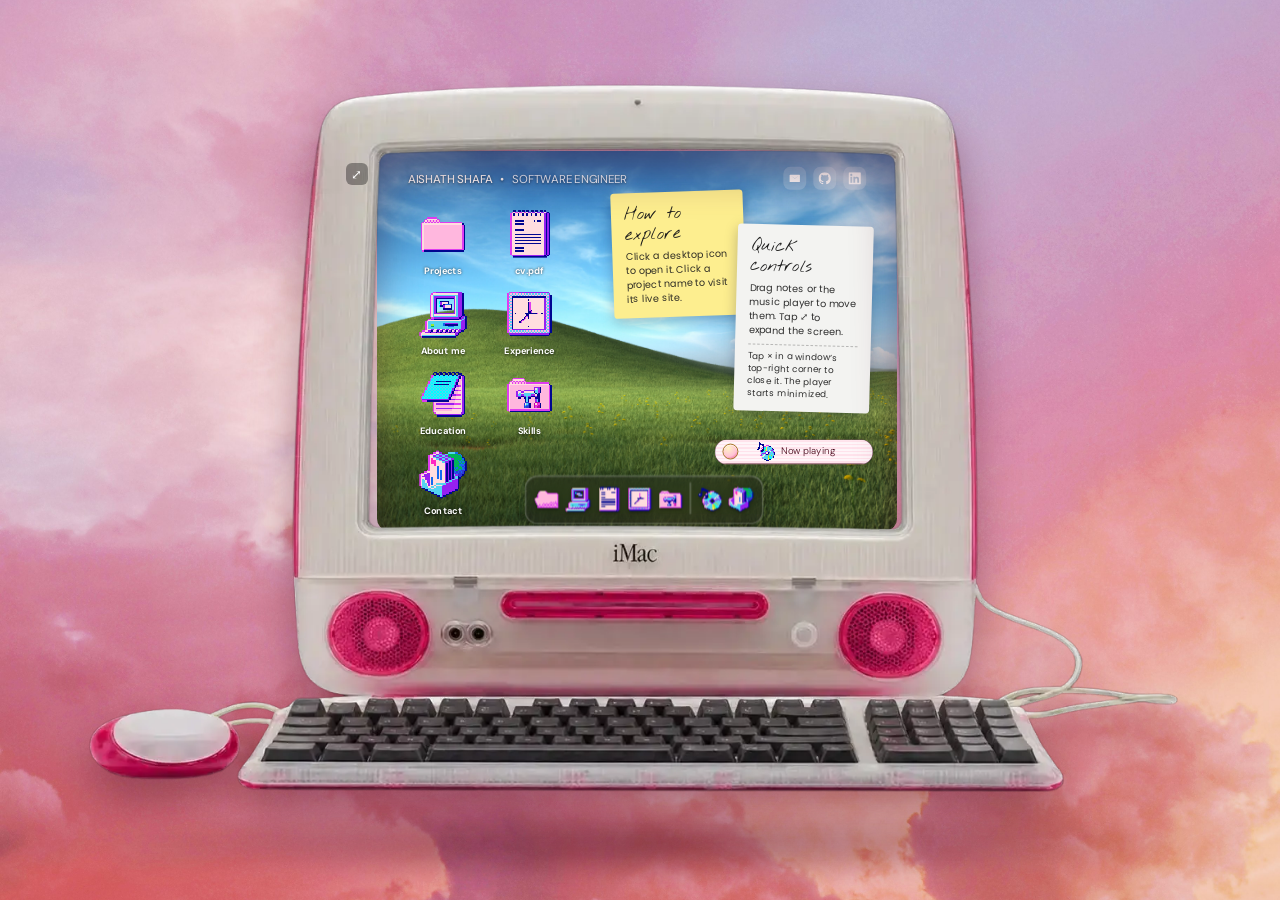
<file: index.html>
<!DOCTYPE html>
<!-- Portfolio page for Aishath Shafa, styled as a tiny iMac running a playful desktop OS -->
<!-- Feature content lives in separate HTML pages; shared and feature-specific styles load from styles/. -->
<html lang="en">

<head>
  <!-- Character encoding for all text on the page -->
  <meta charset="utf-8">

  <!-- Responsive viewport, viewport-fit cover lets the page draw behind phone system bars -->
  <meta name="viewport" content="width=device-width, initial-scale=1, viewport-fit=cover">

  <title>Aishath Shafa</title>
  <link rel="icon" type="image/svg+xml" href="./assets/favicon.svg">

  <!-- Sticky note fonts: Nothing You Could Do (titles) and Poppins (body) -->
  <link rel="preconnect" href="https://fonts.googleapis.com">
  <link rel="preconnect" href="https://fonts.gstatic.com" crossorigin>
  <link href="https://fonts.googleapis.com/css2?family=Nothing+You+Could+Do&family=Poppins:ital,wght@0,100;0,200;0,300;0,400;0,500;0,600;0,700;0,800;0,900;1,100;1,200;1,300;1,400;1,500;1,600;1,700;1,800;1,900&display=swap" rel="stylesheet">

  <!-- Google Fonts: Abril (heading fallback) and DM Sans (body text) -->
  <link
    href="https://fonts.googleapis.com/css2?family=Abril+Fatface&family=DM+Sans:wght@400;500;700&family=VT323&display=swap"
    rel="stylesheet"
  >

  <link rel="stylesheet" href="./styles.css">
  <link rel="stylesheet" href="./styles/loading-screen.css">
</head>

<body>
  <iframe class="loading-screen" id="loading-screen" src="./loading-screen.html" title="Loading portfolio" tabindex="-1"></iframe>

  <!-- Page greeting 
  <h1>Hi, I’m Shafa!</h1>-->

  <!-- iMac wrapper, the screen sits inside and the iMac artwork is drawn on top -->
  <div class="imac">

    <!-- Screen area that clips the virtual OS -->
    <div class="scr" id="scr">

      <!-- Virtual OS root, JavaScript scales it to fit the screen -->
      <div class="os" id="os">

        <!-- Decorative clouds at the bottom of the desktop -->
        <div class="cl" style="left:250px; bottom:-460px; width:560px; height:150px"></div>
        <div class="cl" style="left:210px; bottom:-380px; width:920px; height:130px"></div>
        <div class="cl" style="left:330px; bottom:-330px; width:790px; height:120px; opacity:.7"></div>

        <!-- Menu bar with the name on the left and social links on the right -->
        <div class="bar">
          <!-- Keep these inline elements on one line so no stray spaces appear -->
          <div class="t"><b>AISHATH SHAFA</b><i>•</i><span>SOFTWARE ENGINEER</span></div>

          <div class="so">
            <!-- Email link that opens the visitor's mail app -->
            <a href="mailto:aishathshafaofficial@gmail.com" aria-label="Email">
              <svg viewBox="0 0 24 24">
                <path d="M3 5h18a1 1 0 011 1v12a1 1 0 01-1 1H3a1 1 0 01-1-1V6a1 1 0 011-1zm9 7.2L4.5 7v.2L12 13l7.5-5.8V7z"/>
              </svg>
            </a>
            <!-- GitHub profile, opens in a new tab -->
            <a href="https://github.com/AishShafa" target="_blank" rel="noopener noreferrer" aria-label="GitHub" title="GitHub">
              <svg viewBox="0 0 24 24">
                <path d="M12 .297c-6.63 0-12 5.373-12 12 0 5.303 3.438 9.8 8.205 11.385.6.113.82-.258.82-.577 0-.285-.01-1.04-.015-2.04-3.338.724-4.042-1.61-4.042-1.61C4.422 18.07 3.633 17.7 3.633 17.7c-1.087-.744.084-.729.084-.729 1.205.084 1.838 1.236 1.838 1.236 1.07 1.835 2.809 1.305 3.495.998.108-.776.417-1.305.76-1.605-2.665-.3-5.466-1.332-5.466-5.93 0-1.31.465-2.38 1.235-3.22-.135-.303-.54-1.523.105-3.176 0 0 1.005-.322 3.3 1.23.96-.267 1.98-.399 3-.405 1.02.006 2.04.138 3 .405 2.28-1.552 3.285-1.23 3.285-1.23.645 1.653.24 2.873.12 3.176.765.84 1.23 1.91 1.23 3.22 0 4.61-2.805 5.625-5.475 5.92.42.36.81 1.096.81 2.22 0 1.606-.015 2.896-.015 3.286 0 .315.21.69.825.57C20.565 22.092 24 17.592 24 12.297c0-6.627-5.373-12-12-12"/>
              </svg>
            </a>
            <!-- LinkedIn profile, opens in a new tab -->
            <a href="https://www.linkedin.com/in/aishathshafa/" target="_blank" rel="noopener noreferrer" aria-label="LinkedIn" title="LinkedIn">
              <svg viewBox="0 0 24 24">
                <path d="M20.447 20.452h-3.554v-5.569c0-1.328-.027-3.037-1.852-3.037-1.853 0-2.136 1.445-2.136 2.939v5.667H9.351V9h3.414v1.561h.046c.477-.9 1.637-1.85 3.37-1.85 3.601 0 4.267 2.37 4.267 5.455v6.286zM5.337 7.433c-1.144 0-2.063-.926-2.063-2.065 0-1.138.92-2.063 2.063-2.063 1.14 0 2.064.925 2.064 2.063 0 1.139-.925 2.065-2.064 2.065zm1.782 13.019H3.555V9h3.564v11.452zM22.225 0H1.771C.792 0 0 .774 0 1.729v20.542C0 23.227.792 24 1.771 24h20.451C23.2 24 24 23.227 24 22.271V1.729C24 .774 23.2 0 22.222 0h.003z"/>
              </svg>
            </a>
          </div>
        </div>

        <!-- Navigation instructions, draggable -->
        <section class="note n1">
          <h2>How to explore</h2>
          <p>Click a desktop icon to open it. Click a project name to visit its live site.</p>
        </section>

        <!-- Quick controls, draggable -->
        <section class="note n2">
          <h2>Quick controls</h2>
          <p>Drag notes or the music player to move them. Tap ⤢ to expand the screen.</p>
          <p class="note-hint">Tap × in a window’s top-right corner to close it. The player starts minimized.</p>
        </section>

        <!-- Desktop icon that opens the Projects window -->
        <div class="ic" tabindex="0" role="button" data-w="projects" style="left:12px; top:64px">
          <div class="th">
            <div class="f">
              <img
                src="./assets/icons/folder-closed.png"
                alt=""
              >
            </div>
          </div>
          <div class="nm">Projects</div>
          <div class="mt">3 projects</div>
        </div>

        <!-- Desktop icon that downloads the CV -->
        <div class="ic" tabindex="0" role="button" data-w="resume" style="left:110px; top:64px">
          <div class="pdf">
            <div class="tg"></div>
            <u></u>
            <u style="width:70%"></u>
            <u></u>
            <u style="width:50%"></u>
          </div>
          <div class="nm">cv.pdf</div>
        </div>

        <!-- Desktop icon that opens the About window -->
        <div class="ic" tabindex="0" role="button" data-w="about" style="left:12px; top:155px">
          <div class="th">
            <div class="f">
              <img
                src="./assets/icons/folder-closed.png"
                alt=""
                style="object-position:50% 20%"
              >
            </div>
          </div>
          <div class="nm">About me</div>
          <div class="mt">Say hello</div>
        </div>

        <!-- Desktop icon that opens the Experience window -->
        <div class="ic" tabindex="0" role="button" data-w="experience" style="left:110px; top:155px">
          <div class="th">
            <div class="f g1"><span class="em">💼</span></div>
          </div>
          <div class="nm">Experience</div>
          <div class="mt">3 items</div>
        </div>

        <!-- Desktop icon that opens the Education window -->
        <div class="ic" tabindex="0" role="button" data-w="education" style="left:12px; top:246px">
          <div class="th">
            <div class="f g3"><span class="em">🎓</span></div>
          </div>
          <div class="nm">Education</div>
          <div class="mt">1 item</div>
        </div>

        <!-- Desktop icon that opens the Skills window -->
        <div class="ic" tabindex="0" role="button" data-w="skills" style="left:110px; top:246px">
          <div class="th">
            <div class="f g2"><span class="em">⌨️</span></div>
          </div>
          <div class="nm">Skills</div>
          <div class="mt">6 groups</div>
        </div>

        <!-- Desktop icon that opens the Contact window -->
        <div class="ic" tabindex="0" role="button" data-w="contact" style="left:12px; top:337px">
          <div class="th">
            <div class="f g5"><span class="em">✉️</span></div>
          </div>
          <div class="nm">Contact</div>
          <div class="mt">Let’s work together</div>
        </div>

        <!-- Pop up windows, each id matches the data-w value of a desktop icon -->

        <!-- Projects window -->
        <div class="win" id="w-projects" role="dialog" aria-label="Projects">
          <div class="wh">
            <button data-x aria-label="Close"></button>
            Projects
          </div>
          <div class="wc feature-host"><iframe class="feature-frame" src="./projects.html?embed=1" title="Projects" loading="lazy"></iframe></div>
        </div>

        <!-- Work experience window -->
        <div class="win" id="w-experience" role="dialog" aria-label="Work experience">
          <div class="wh">
            <button data-x aria-label="Close"></button>
            Work experience
          </div>
          <div class="wc feature-host"><iframe class="feature-frame" src="./experience.html?embed=1" title="Work experience" loading="lazy"></iframe></div>
        </div>

        <!-- Higher education window -->
        <div class="win" id="w-education" role="dialog" aria-label="Higher education">
          <div class="wh">
            <button data-x aria-label="Close"></button>
            Higher education
          </div>
          <div class="wc feature-host"><iframe class="feature-frame" src="./education.html?embed=1" title="Higher education" loading="lazy"></iframe></div>
        </div>
        <!-- Professional skills window -->
        <div class="win" id="w-skills" role="dialog" aria-label="Professional skills">
          <div class="wh">
            <button data-x aria-label="Close"></button>
            Professional skills
          </div>
          <div class="wc feature-host"><iframe class="feature-frame" src="./skills.html?embed=1" title="Professional skills" loading="lazy"></iframe></div>
        </div>

        <!-- About me window -->
        <div class="win" id="w-about" role="dialog" aria-label="About me">
          <div class="wh">
            <button data-x aria-label="Close"></button>
            About me
          </div>
          <div class="wc feature-host"><iframe class="feature-frame" src="./about.html?embed=1" title="About me" loading="lazy"></iframe></div>
        </div>

        <!-- Contact window -->
        <div class="win" id="w-contact" role="dialog" aria-label="Contact">
          <div class="wh">
            <button data-x aria-label="Close"></button>
            Let’s work together
          </div>
          <div class="wc feature-host"><iframe class="feature-frame" src="./contact.html?embed=1" title="Contact" loading="lazy"></iframe></div>
        </div>

        <div class="download-scrim" id="download-scrim" aria-hidden="true"></div>
        <div
          class="download-notice"
          id="download-notice"
          role="alertdialog"
          aria-modal="true"
          aria-labelledby="download-title"
          aria-describedby="download-message"
        >
          <h2 id="download-title">CV downloaded</h2>
          <p id="download-message">Your CV was saved as <strong>cv.pdf</strong>.</p>
          <button class="btn" id="download-ok" type="button">Got it</button>
        </div>

        <!-- macOS-style launch dock using the supplied pixel-art asset set -->
        <nav class="mac-dock" aria-label="App dock">
          <div class="dock-shelf" id="mac-dock">
            <button class="dock-item" type="button" data-dock-window="projects" aria-label="Open Projects">
              <span class="dock-tooltip">Projects</span>
              <img src="./assets/icons/folder-open.png" alt="" draggable="false">
              <span class="dock-indicator" aria-hidden="true"></span>
            </button>
            <button class="dock-item" type="button" data-dock-window="about" aria-label="Open About">
              <span class="dock-tooltip">About</span>
              <img src="./assets/icons/this-computer.png" alt="" draggable="false">
              <span class="dock-indicator" aria-hidden="true"></span>
            </button>
            <button class="dock-item" type="button" data-dock-action="resume" aria-label="Download CV">
              <span class="dock-tooltip">CV</span>
              <img src="./assets/icons/text-file.png" alt="" draggable="false">
              <span class="dock-indicator" aria-hidden="true"></span>
            </button>
            <button class="dock-item" type="button" data-dock-window="experience" aria-label="Open Experience">
              <span class="dock-tooltip">Experience</span>
              <img src="./assets/icons/clock.png" alt="" draggable="false">
              <span class="dock-indicator" aria-hidden="true"></span>
            </button>
            <button class="dock-item" type="button" data-dock-window="skills" aria-label="Open Skills">
              <span class="dock-tooltip">Skills</span>
              <img src="./assets/icons/tools.png" alt="" draggable="false">
              <span class="dock-indicator" aria-hidden="true"></span>
            </button>
            <span class="dock-divider" aria-hidden="true"></span>
            <button class="dock-item" type="button" data-dock-action="music" aria-label="Toggle music player">
              <span class="dock-tooltip">Music</span>
              <img src="./assets/icons/music.png" alt="" draggable="false">
              <span class="dock-indicator" aria-hidden="true"></span>
            </button>
            <button class="dock-item" type="button" data-dock-window="contact" aria-label="Open Contact">
              <span class="dock-tooltip">Contact</span>
              <img src="./assets/icons/mail.png" alt="" draggable="false">
              <span class="dock-indicator" aria-hidden="true"></span>
            </button>
          </div>
        </nav>
      </div>

    </div>

    <!-- Expand control stays outside the screen and OS content. -->
    <button class="fs" id="fs" aria-label="Expand screen to full size" title="Full screen">⤢</button>

    <!-- iMac artwork drawn over the screen, the screen shows through its glass area -->
    <img
      src="./assets/imac-current.webp"
      alt=""
    >
  </div>

  <!-- Draggable, minimisable music player is hosted in music-player.html. -->
  <iframe class="mp music-frame" id="mp" src="./music-player.html" title="Music player" loading="eager" allow="autoplay"></iframe>

  <script src="./script.js" defer></script>
</body>

</html>
</file>
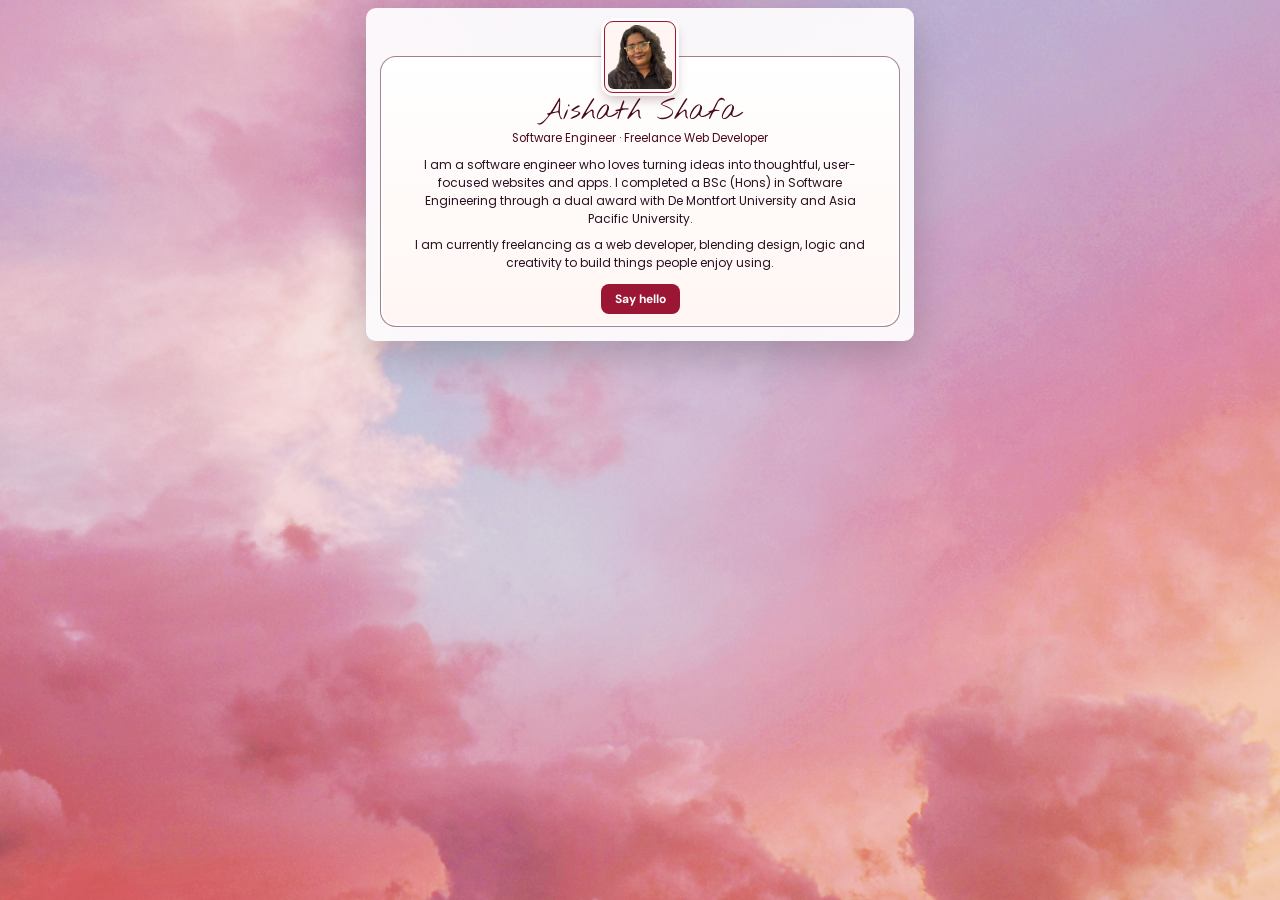
<file: about.html>
<!doctype html>
<html lang="en">
<head>
  <meta charset="utf-8">
  <meta name="viewport" content="width=device-width, initial-scale=1">
  <title>Aishath Shafa</title>
  <link rel="icon" type="image/svg+xml" href="./assets/favicon.svg">
  <link rel="preconnect" href="https://fonts.googleapis.com">
  <link rel="preconnect" href="https://fonts.gstatic.com" crossorigin>
  <link href="https://fonts.googleapis.com/css2?family=Nothing+You+Could+Do&family=Poppins:wght@100;200;300;400;500;600;700;800;900&display=swap" rel="stylesheet">
  <link href="https://fonts.googleapis.com/css2?family=Abril+Fatface&family=DM+Sans:wght@400;500;700&family=VT323&display=swap" rel="stylesheet">
  <link rel="stylesheet" href="./styles.css">
  <link rel="stylesheet" href="./styles/feature-page.css">
  <link rel="stylesheet" href="./styles/about.css">
  <script src="./scripts/feature-size.js" defer></script>
</head>
<body class="feature-page feature-about">
  <main class="wc feature-content">
            <!-- Centred card: portrait badge overlapping the top edge, then name, role and bio -->
            <div class="abt">
              <div class="abt-badge">
                <img
                  src="./assets/portrait.webp"
                  alt="Portrait of Aishath Shafa"
                >
              </div>
              <h3>Aishath Shafa</h3>
              <h4>Software Engineer · Freelance Web Developer</h4>
              <p>I am a software engineer who loves turning ideas into thoughtful, user-focused websites and apps. I completed a BSc (Hons) in Software Engineering through a dual award with De Montfort University and Asia Pacific University.</p>
              <p>I am currently freelancing as a web developer, blending design, logic and creativity to build things people enjoy using.</p>
              <a class="btn" href="mailto:aishathshafaofficial@gmail.com">Say hello</a>
            </div>
          
  </main>
</body>
</html>
</file>
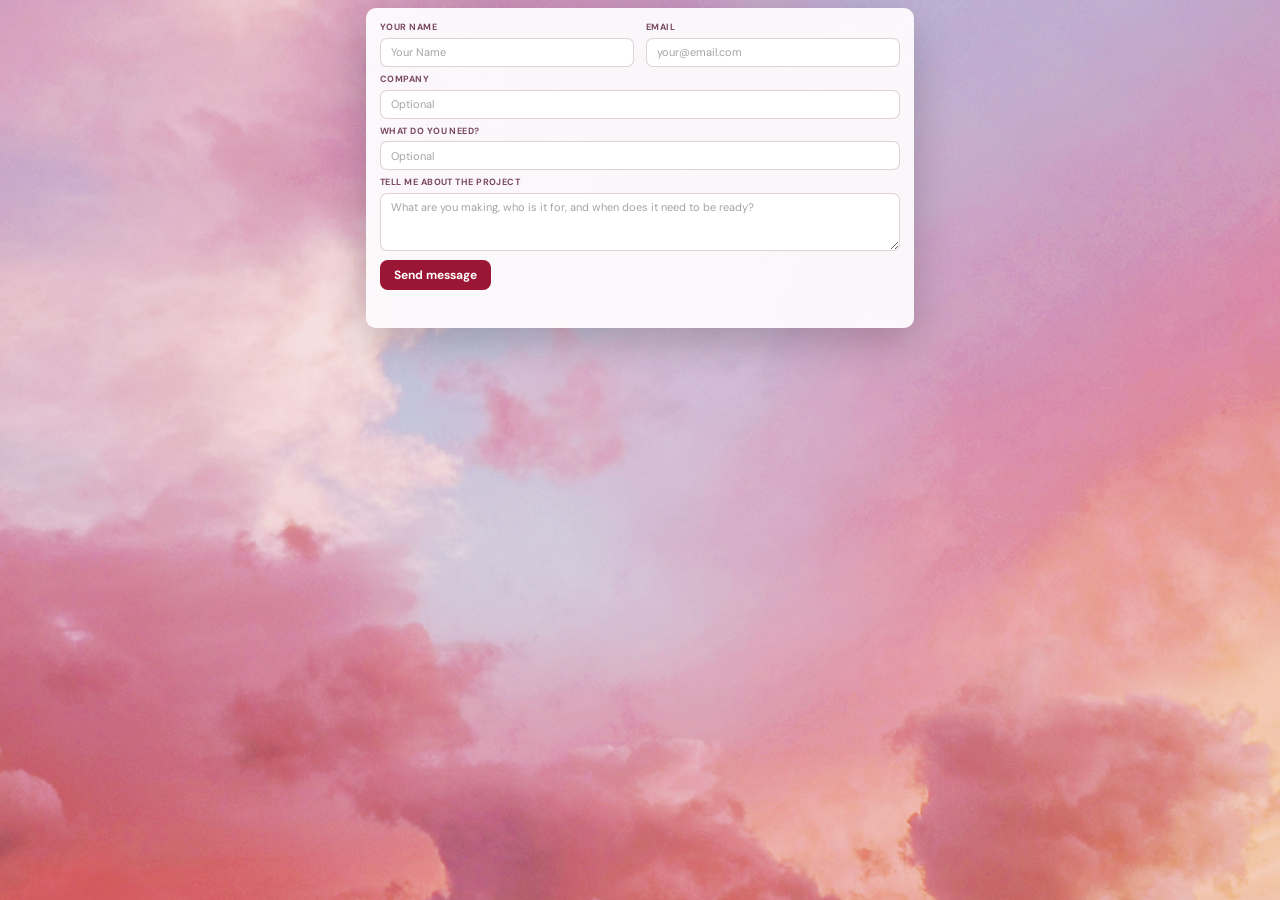
<file: contact.html>
<!doctype html>
<html lang="en">
<head>
  <meta charset="utf-8">
  <meta name="viewport" content="width=device-width, initial-scale=1">
  <title>Aishath Shafa</title>
  <link rel="icon" type="image/svg+xml" href="./assets/favicon.svg">
  <link rel="preconnect" href="https://fonts.googleapis.com">
  <link rel="preconnect" href="https://fonts.gstatic.com" crossorigin>
  <link href="https://fonts.googleapis.com/css2?family=Nothing+You+Could+Do&family=Poppins:wght@100;200;300;400;500;600;700;800;900&display=swap" rel="stylesheet">
  <link href="https://fonts.googleapis.com/css2?family=Abril+Fatface&family=DM+Sans:wght@400;500;700&family=VT323&display=swap" rel="stylesheet">
  <link rel="stylesheet" href="./styles.css">
  <link rel="stylesheet" href="./styles/feature-page.css">
  <link rel="stylesheet" href="./styles/contact.css">
  <script src="./scripts/feature-size.js" defer></script>
</head>
<body class="feature-page feature-contact">
  <main class="wc feature-content">
            <div class="contact-grid">
              <form id="f" class="contact-form">
                <div class="contact-fields">
                  <label>Your name<input name="name" placeholder="Your Name" required autocomplete="name"></label>
                  <label>Email<input name="email" type="email" placeholder="your@email.com" required autocomplete="email"></label>
                  <label class="contact-wide">Company<input name="company" placeholder="Optional" autocomplete="organization"></label>
                  <label class="contact-wide">What do you need?<input name="need" placeholder="Optional"></label>
                  <label class="contact-wide">Tell me about the project<textarea name="message" rows="3" placeholder="What are you making, who is it for, and when does it need to be ready?" required></textarea></label>
                </div>
                <button class="btn" type="submit">Send message</button>
                <p class="form-status" id="form-status" role="status" aria-live="polite"></p>
              </form>
            </div>
          
  </main>
  <script src="./scripts/contact.js" defer></script>
</body>
</html>
</file>
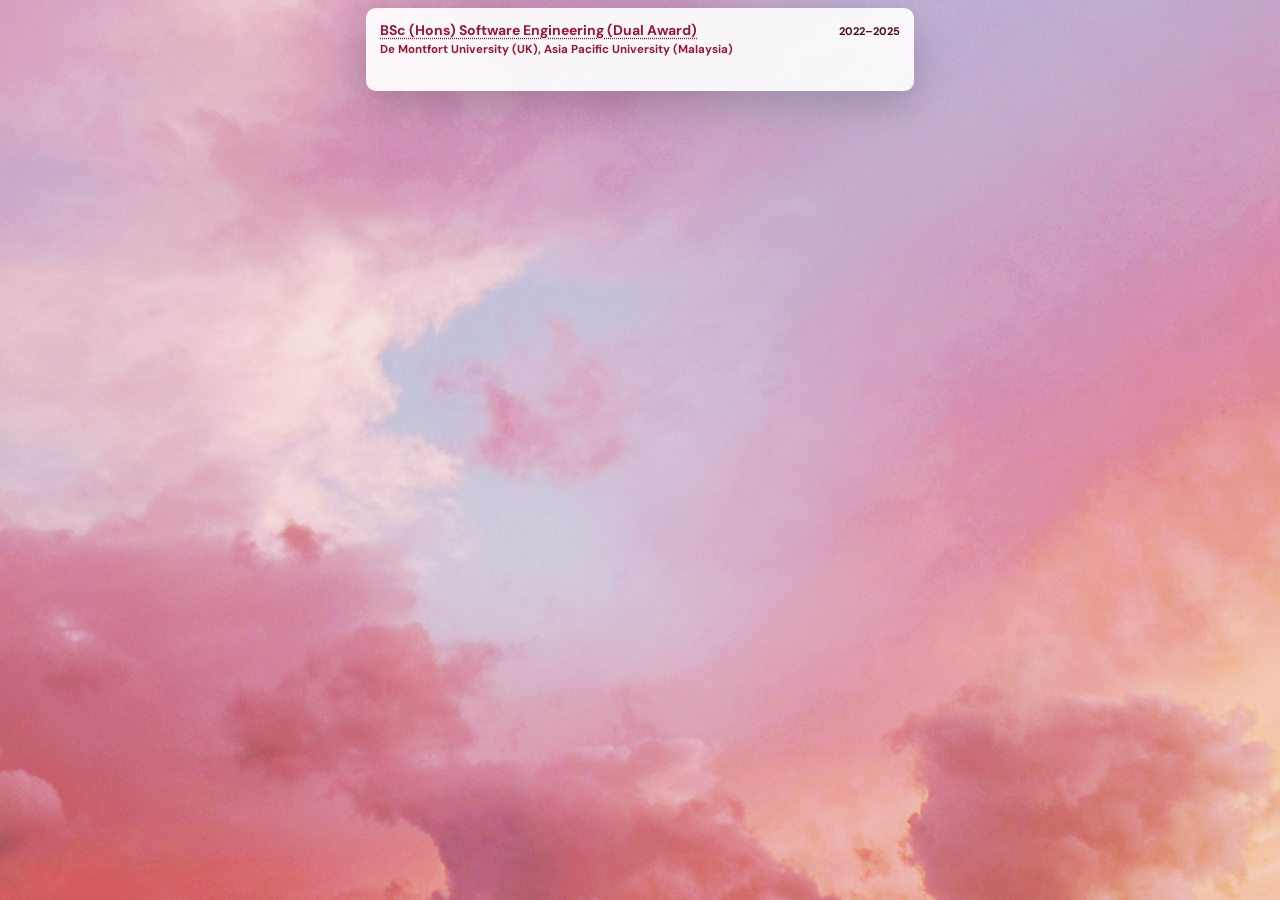
<file: education.html>
<!doctype html>
<html lang="en">
<head>
  <meta charset="utf-8">
  <meta name="viewport" content="width=device-width, initial-scale=1">
  <title>Aishath Shafa</title>
  <link rel="icon" type="image/svg+xml" href="./assets/favicon.svg">
  <link rel="preconnect" href="https://fonts.googleapis.com">
  <link rel="preconnect" href="https://fonts.gstatic.com" crossorigin>
  <link href="https://fonts.googleapis.com/css2?family=Nothing+You+Could+Do&family=Poppins:wght@100;200;300;400;500;600;700;800;900&display=swap" rel="stylesheet">
  <link href="https://fonts.googleapis.com/css2?family=Abril+Fatface&family=DM+Sans:wght@400;500;700&family=VT323&display=swap" rel="stylesheet">
  <link rel="stylesheet" href="./styles.css">
  <link rel="stylesheet" href="./styles/feature-page.css">
  <link rel="stylesheet" href="./styles/education.css">
  <script src="./scripts/feature-size.js" defer></script>
</head>
<body class="feature-page feature-education">
  <main class="wc feature-content">
          <article class="job">
            <div class="job-head">
              <h3>
                <a class="edu-link" href="https://www.apu.edu.my/course/bsc-hons-in-software-engineering"
                   target="_blank" rel="noopener noreferrer" aria-label="BSc (Hons) Software Engineering (Dual Award), open programme details">
                  <span class="edu-label">BSc (Hons) Software Engineering (Dual Award)</span>
                  <span class="edu-more" aria-hidden="true">For more details</span>
                </a>
              </h3>
              <span class="job-date">2022–2025</span>
            </div>
            <p class="job-org">De Montfort University (UK), Asia Pacific University (Malaysia)</p>
          </article>
          
  </main>
</body>
</html>
</file>
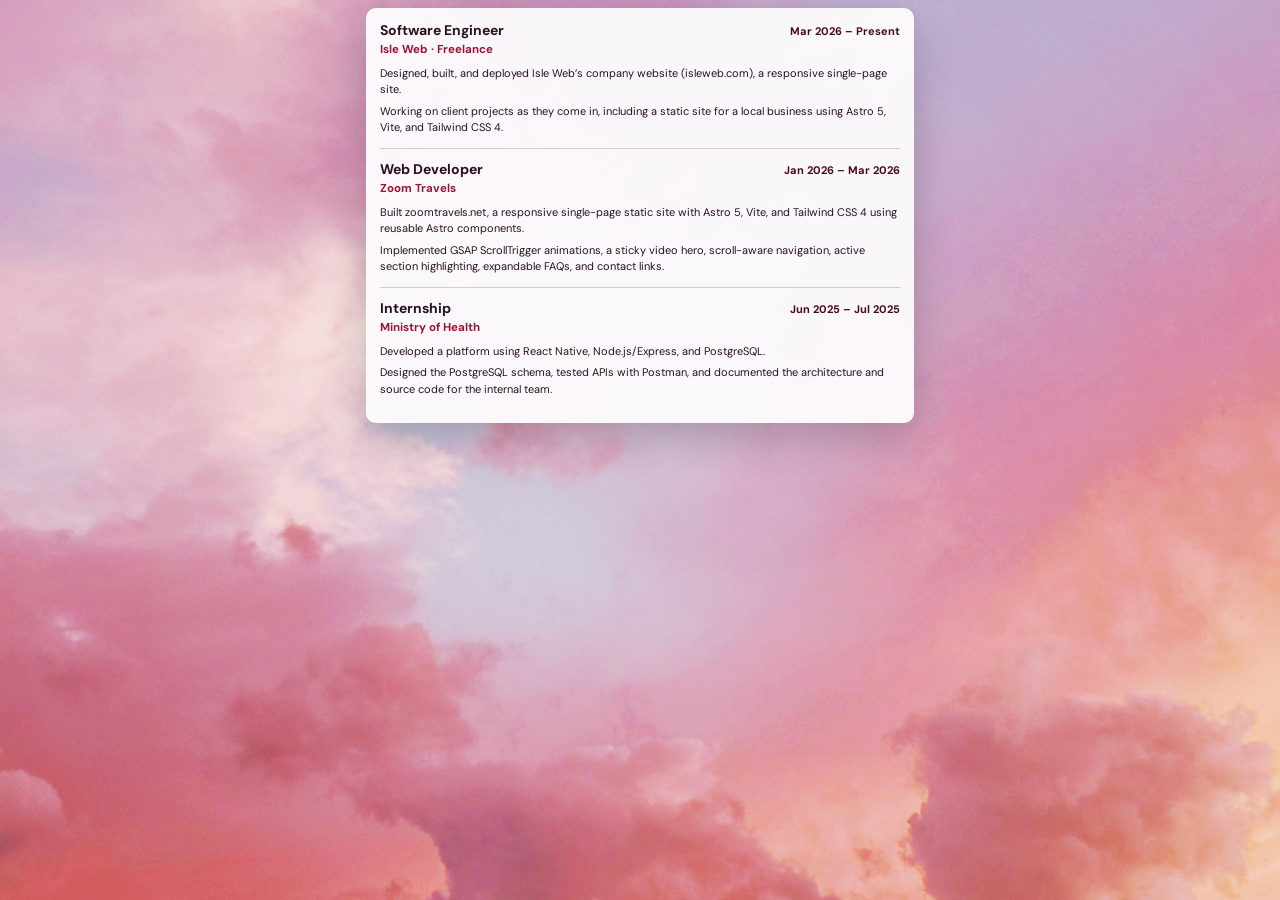
<file: experience.html>
<!doctype html>
<html lang="en">
<head>
  <meta charset="utf-8">
  <meta name="viewport" content="width=device-width, initial-scale=1">
  <title>Aishath Shafa</title>
  <link rel="icon" type="image/svg+xml" href="./assets/favicon.svg">
  <link rel="preconnect" href="https://fonts.googleapis.com">
  <link rel="preconnect" href="https://fonts.gstatic.com" crossorigin>
  <link href="https://fonts.googleapis.com/css2?family=Nothing+You+Could+Do&family=Poppins:wght@100;200;300;400;500;600;700;800;900&display=swap" rel="stylesheet">
  <link href="https://fonts.googleapis.com/css2?family=Abril+Fatface&family=DM+Sans:wght@400;500;700&family=VT323&display=swap" rel="stylesheet">
  <link rel="stylesheet" href="./styles.css">
  <link rel="stylesheet" href="./styles/feature-page.css">
  <link rel="stylesheet" href="./styles/experience.css">
  <script src="./scripts/feature-size.js" defer></script>
</head>
<body class="feature-page feature-experience">
  <main class="wc feature-content">
          <article class="job">
            <div class="job-head">
              <h3>Software Engineer</h3>
              <span class="job-date">Mar 2026 – Present</span>
            </div>
            <p class="job-org">Isle Web · Freelance</p>
            <p class="job-desc">Designed, built, and deployed Isle Web’s company website (isleweb.com), a responsive single-page site.</p>
            <p class="job-desc">Working on client projects as they come in, including a static site for a local business using Astro 5, Vite, and Tailwind CSS 4.</p>
          </article>
          <article class="job">
            <div class="job-head">
              <h3>Web Developer</h3>
              <span class="job-date">Jan 2026 – Mar 2026</span>
            </div>
            <p class="job-org">Zoom Travels</p>
            <p class="job-desc">Built zoomtravels.net, a responsive single-page static site with Astro 5, Vite, and Tailwind CSS 4 using reusable Astro components.</p>
            <p class="job-desc">Implemented GSAP ScrollTrigger animations, a sticky video hero, scroll-aware navigation, active section highlighting, expandable FAQs, and contact links.</p>
          </article>
          <article class="job">
            <div class="job-head">
              <h3>Internship</h3>
              <span class="job-date">Jun 2025 – Jul 2025</span>
            </div>
            <p class="job-org">Ministry of Health</p>
            <p class="job-desc">Developed a platform using React Native, Node.js/Express, and PostgreSQL.</p>
            <p class="job-desc">Designed the PostgreSQL schema, tested APIs with Postman, and documented the architecture and source code for the internal team.</p>
          </article>
          
  </main>
</body>
</html>
</file>
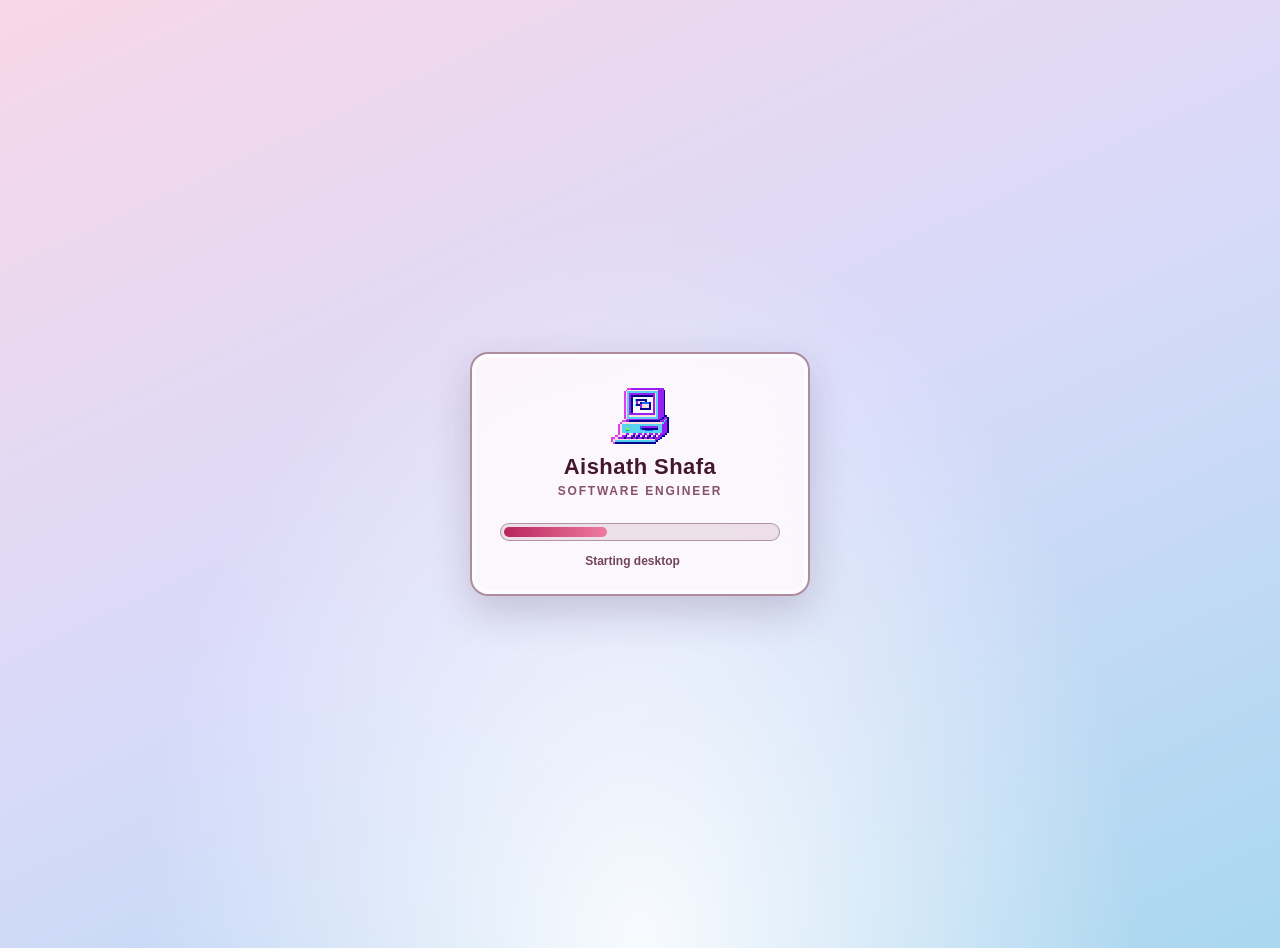
<file: loading-screen.html>
<!doctype html>
<html lang="en">
<head>
  <meta charset="utf-8">
  <meta name="viewport" content="width=device-width, initial-scale=1">
  <title>Aishath Shafa</title>
  <link rel="icon" type="image/svg+xml" href="./assets/favicon.svg">
  <link rel="stylesheet" href="./styles/loading-screen.css">
</head>
<body class="loading-page">
  <main class="loading-card" role="status" aria-live="polite">
    <img class="loading-icon" src="./assets/icons/this-computer.png" alt="">
    <p class="loading-name">Aishath Shafa</p>
    <h1>Software Engineer</h1>
    <div class="loading-progress" aria-hidden="true"><span></span></div>
    <p class="loading-message">Starting desktop<span class="loading-dots"></span></p>
  </main>
</body>
</html>
</file>
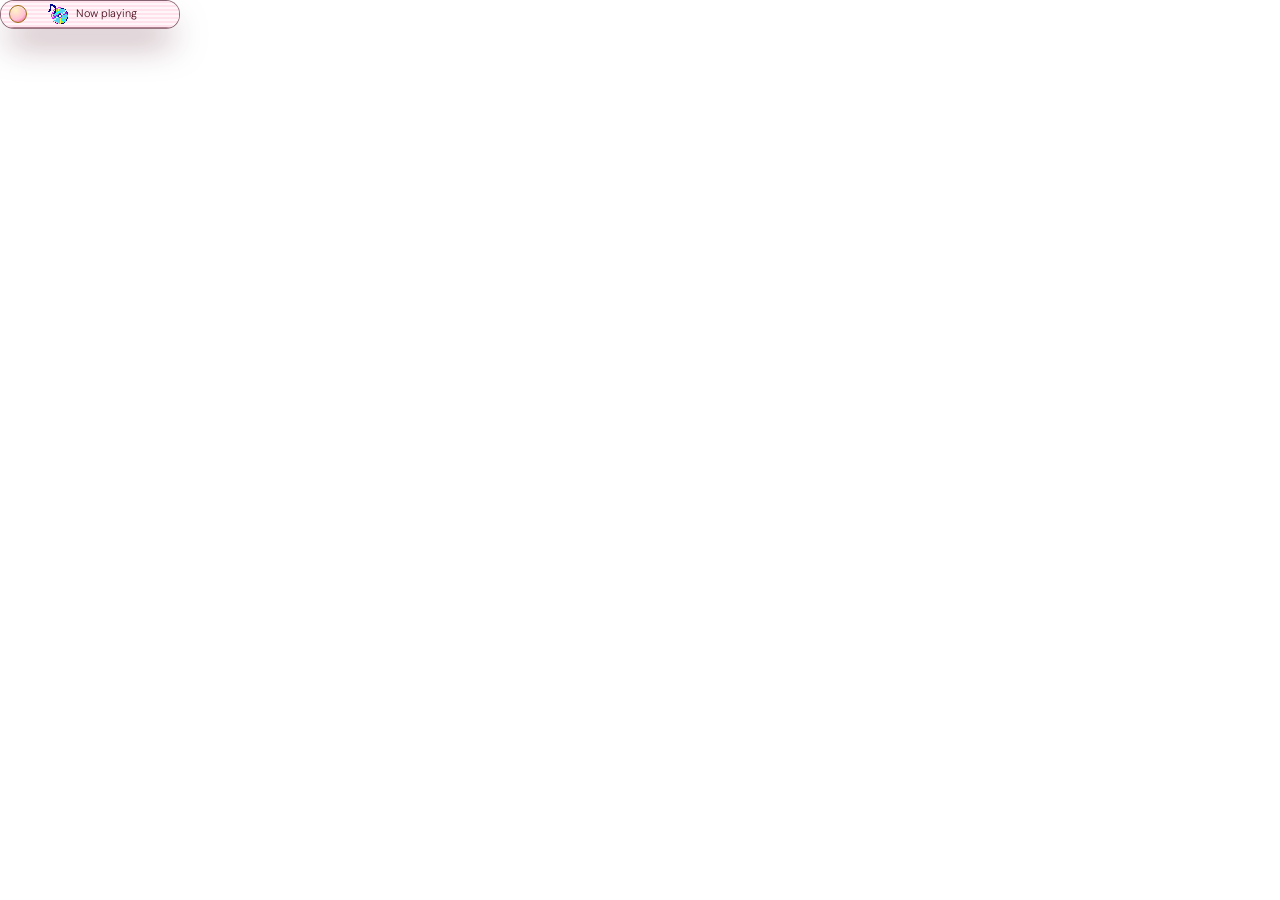
<file: music-player.html>
<!doctype html>
<html lang="en">
<head>
  <meta charset="utf-8">
  <meta name="viewport" content="width=device-width, initial-scale=1">
  <title>Aishath Shafa</title>
  <link rel="icon" type="image/svg+xml" href="./assets/favicon.svg">
  <link rel="preconnect" href="https://fonts.googleapis.com">
  <link rel="preconnect" href="https://fonts.gstatic.com" crossorigin>
  <link href="https://fonts.googleapis.com/css2?family=DM+Sans:wght@400;500;700&display=swap" rel="stylesheet">
  <link rel="stylesheet" href="./styles.css">
  <link rel="stylesheet" href="./styles/music-player.css">
</head>
<body class="music-page">
  <div class="mp" id="mp" role="region" aria-label="Music player">

    <!-- Drag handle with the minimise button and title -->
    <div class="mph" id="mph" tabindex="0" aria-label="Music player. Drag to move, or use the arrow keys.">
      <button class="mx" id="mmin" aria-label="Expand player" aria-expanded="false"></button>
      <b>Now playing</b>
    </div>

    <!-- Player body: display, transport controls and volume -->
    <div class="mpb">

      <!-- Retro LCD display showing track title, index and spectrum bars -->
      <div class="mpd">
        <div class="mpt" id="mpt">Strawberry Dial-Up</div>
        <div class="mpn" id="mpn">Track 1 / 3</div>
        <div class="bars" id="bars" aria-hidden="true"></div>
      </div>

      <!-- Transport controls: previous, play/pause, next -->
      <div class="mpc">
        <button class="mb" id="mprev" aria-label="Previous track">
          <svg viewBox="0 0 20 20"><path d="M4 4h2.5v12H4zM17 4v12L7.5 10z"/></svg>
        </button>
        <button class="mb go" id="mplay" aria-label="Play">
          <svg viewBox="0 0 20 20"><path d="M5 3l12 7-12 7z"/></svg>
        </button>
        <button class="mb" id="mnext" aria-label="Next track">
          <svg viewBox="0 0 20 20"><path d="M13.5 4H16v12h-2.5zM3 4v12l9.5-6z"/></svg>
        </button>
      </div>

      <!-- Volume slider (0–100) -->
      <label class="vol">Vol
        <input type="range" id="mvol" min="0" max="100" value="60" aria-label="Volume">
      </label>
    </div>
  </div>
  <script src="./scripts/music-player.js" defer></script>
</body>
</html>
</file>
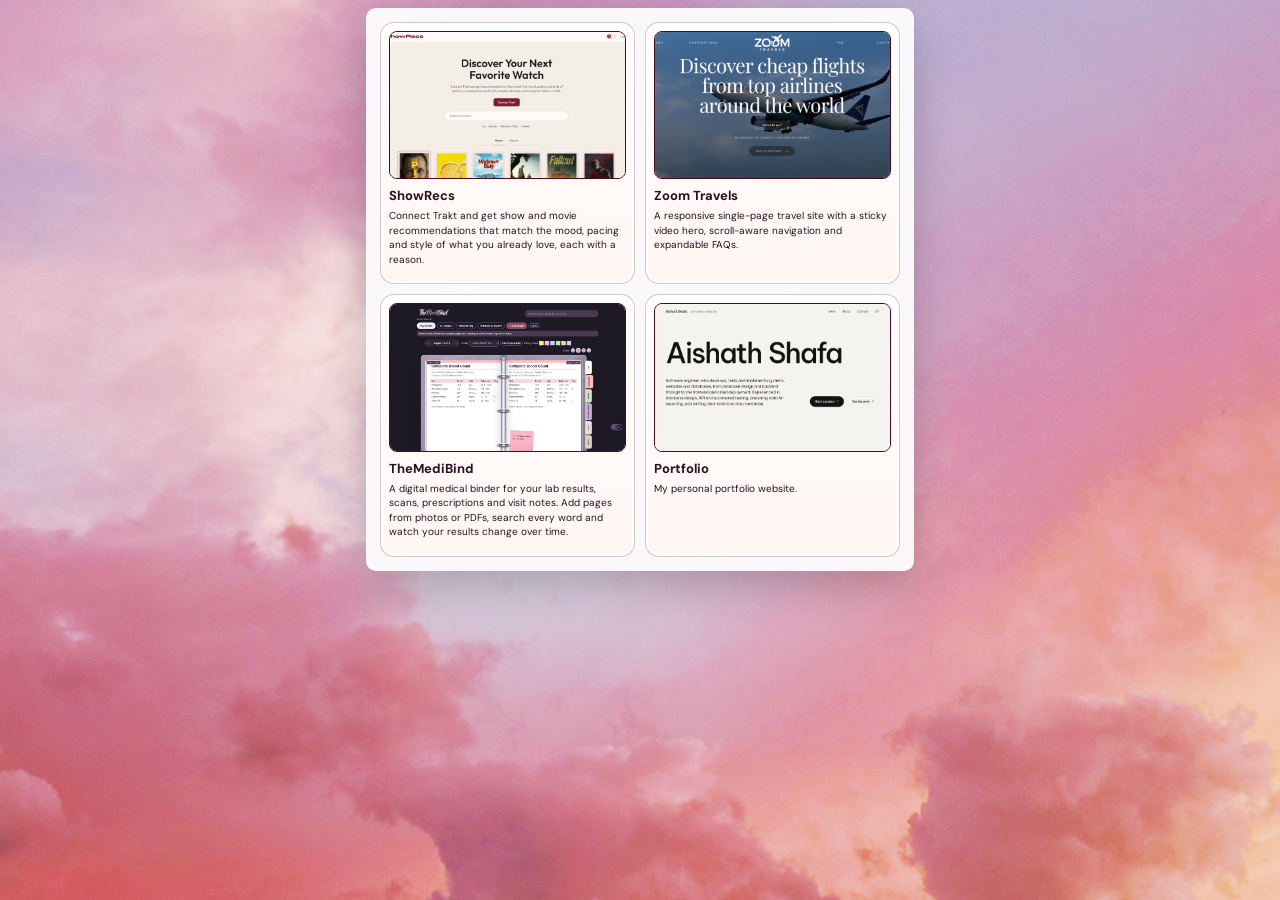
<file: projects.html>
<!doctype html>
<html lang="en">
<head>
  <meta charset="utf-8">
  <meta name="viewport" content="width=device-width, initial-scale=1">
  <title>Aishath Shafa</title>
  <link rel="icon" type="image/svg+xml" href="./assets/favicon.svg">
  <link rel="preconnect" href="https://fonts.googleapis.com">
  <link rel="preconnect" href="https://fonts.gstatic.com" crossorigin>
  <link href="https://fonts.googleapis.com/css2?family=Nothing+You+Could+Do&family=Poppins:wght@100;200;300;400;500;600;700;800;900&display=swap" rel="stylesheet">
  <link href="https://fonts.googleapis.com/css2?family=Abril+Fatface&family=DM+Sans:wght@400;500;700&family=VT323&display=swap" rel="stylesheet">
  <link rel="stylesheet" href="./styles.css">
  <link rel="stylesheet" href="./styles/feature-page.css">
  <link rel="stylesheet" href="./styles/projects.css">
  <script src="./scripts/feature-size.js" defer></script>
</head>
<body class="feature-page feature-projects">
  <main class="wc feature-content">
            <div class="proj-grid">
              <!-- Project one, ShowRecs -->
              <article class="proj">
                <a class="proj-thumb" href="https://showrecs.isleweb.com" target="_blank" rel="noopener noreferrer" aria-label="ShowRecs, visit live site">
                  <img
                    src="./assets/projects/showrecs.png"
                    alt="ShowRecs website screenshot"
                  >
                </a>
                <h3><a class="proj-title" href="https://showrecs.isleweb.com" target="_blank" rel="noopener noreferrer">ShowRecs</a></h3>
                <p class="proj-desc">Connect Trakt and get show and movie recommendations that match the mood, pacing and style of what you already love, each with a reason.</p>
              </article>

              <!-- Project two, Zoom Travels -->
              <article class="proj">
                <a class="proj-thumb" href="https://zoomtravels.net" target="_blank" rel="noopener noreferrer" aria-label="Zoom Travels, visit live site">
                  <img
                    src="./assets/projects/zoomtravels.png"
                    alt="Zoom Travels website screenshot"
                  >
                </a>
                <h3><a class="proj-title" href="https://zoomtravels.net" target="_blank" rel="noopener noreferrer">Zoom Travels</a></h3>
                <p class="proj-desc">A responsive single-page travel site with a sticky video hero, scroll-aware navigation and expandable FAQs.</p>
              </article>

              <!-- Project three, TheMediBind -->
              <article class="proj">
                <a class="proj-thumb" href="https://themedibind.isleweb.com" target="_blank" rel="noopener noreferrer" aria-label="TheMediBind, visit live site">
                  <img
                    src="./assets/projects/themedibind.png"
                    alt="TheMediBind website screenshot"
                  >
                </a>
                <h3><a class="proj-title" href="https://themedibind.isleweb.com" target="_blank" rel="noopener noreferrer">TheMediBind</a></h3>
                <p class="proj-desc">A digital medical binder for your lab results, scans, prescriptions and visit notes. Add pages from photos or PDFs, search every word and watch your results change over time.</p>
              </article>

              <!-- Portfolio -->
              <article class="proj">
                <a class="proj-thumb" href="https://aishshafa.github.io" target="_blank" rel="noopener noreferrer" aria-label="Portfolio, visit website">
                  <img
                    src="./assets/projects/portfolio.png"
                    alt="Portfolio website screenshot"
                  >
                </a>
                <h3><a class="proj-title" href="https://aishshafa.github.io" target="_blank" rel="noopener noreferrer">Portfolio</a></h3>
                <p class="proj-desc">My personal portfolio website.</p>
              </article>
            </div>
          
  </main>
</body>
</html>
</file>
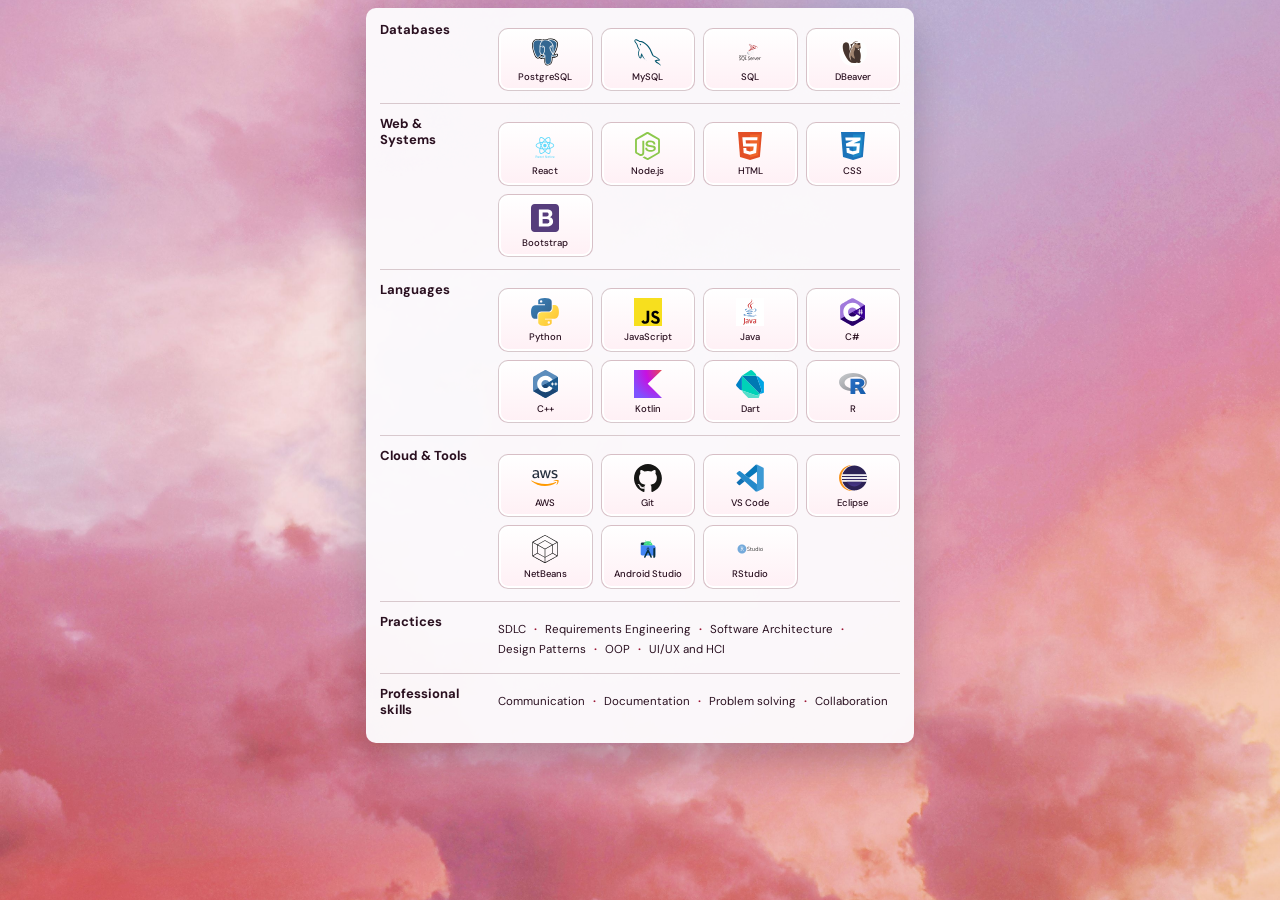
<file: skills.html>
<!doctype html>
<html lang="en">
<head>
  <meta charset="utf-8">
  <meta name="viewport" content="width=device-width, initial-scale=1">
  <title>Aishath Shafa</title>
  <link rel="icon" type="image/svg+xml" href="./assets/favicon.svg">
  <link rel="preconnect" href="https://fonts.googleapis.com">
  <link rel="preconnect" href="https://fonts.gstatic.com" crossorigin>
  <link href="https://fonts.googleapis.com/css2?family=Nothing+You+Could+Do&family=Poppins:wght@100;200;300;400;500;600;700;800;900&display=swap" rel="stylesheet">
  <link href="https://fonts.googleapis.com/css2?family=Abril+Fatface&family=DM+Sans:wght@400;500;700&family=VT323&display=swap" rel="stylesheet">
  <link rel="stylesheet" href="./styles.css">
  <link rel="stylesheet" href="./styles/feature-page.css">
  <link rel="stylesheet" href="./styles/skills.css">
  <script src="./scripts/feature-size.js" defer></script>
</head>
<body class="feature-page feature-skills">
  <main class="wc feature-content">
            <section class="skill-group">
              <h3>Databases</h3>
              <ul class="skill-grid">
                <li><img class="sk-logo" src="./assets/logos/postgresql.svg" alt="" width="28" height="28" loading="lazy"><span class="sk-name">PostgreSQL</span></li>
                <li><img class="sk-logo" src="./assets/logos/mysql.svg" alt="" width="28" height="28" loading="lazy"><span class="sk-name">MySQL</span></li>
                <li><img class="sk-logo" src="./assets/logos/microsoft-sql-server.svg" alt="" width="28" height="28" loading="lazy"><span class="sk-name">SQL</span></li>
                <li><img class="sk-logo" src="./assets/logos/dbeaver.svg" alt="" width="28" height="28" loading="lazy"><span class="sk-name">DBeaver</span></li>
              </ul>
            </section>
            <section class="skill-group">
              <h3>Web &amp; Systems</h3>
              <ul class="skill-grid">
                <li><img class="sk-logo" src="./assets/logos/react.svg" alt="" width="28" height="28" loading="lazy"><span class="sk-name">React</span></li>
                <li><img class="sk-logo" src="./assets/logos/nodejs.svg" alt="" width="28" height="28" loading="lazy"><span class="sk-name">Node.js</span></li>
                <li><img class="sk-logo" src="./assets/logos/html.svg" alt="" width="28" height="28" loading="lazy"><span class="sk-name">HTML</span></li>
                <li><img class="sk-logo" src="./assets/logos/css.svg" alt="" width="28" height="28" loading="lazy"><span class="sk-name">CSS</span></li>
                <li><img class="sk-logo" src="./assets/logos/bootstrap.svg" alt="" width="28" height="28" loading="lazy"><span class="sk-name">Bootstrap</span></li>
              </ul>
            </section>
            <section class="skill-group">
              <h3>Languages</h3>
              <ul class="skill-grid">
                <li><img class="sk-logo" src="./assets/logos/python.svg" alt="" width="28" height="28" loading="lazy"><span class="sk-name">Python</span></li>
                <li><img class="sk-logo" src="./assets/logos/javascript.svg" alt="" width="28" height="28" loading="lazy"><span class="sk-name">JavaScript</span></li>
                <li><img class="sk-logo" src="./assets/logos/java.svg" alt="" width="28" height="28" loading="lazy"><span class="sk-name">Java</span></li>
                <li><img class="sk-logo" src="./assets/logos/c-sharp.svg" alt="" width="28" height="28" loading="lazy"><span class="sk-name">C#</span></li>
                <li><img class="sk-logo" src="./assets/logos/c-plusplus.svg" alt="" width="28" height="28" loading="lazy"><span class="sk-name">C++</span></li>
                <li><img class="sk-logo" src="./assets/logos/kotlin.svg" alt="" width="28" height="28" loading="lazy"><span class="sk-name">Kotlin</span></li>
                <li><img class="sk-logo" src="./assets/logos/dart.svg" alt="" width="28" height="28" loading="lazy"><span class="sk-name">Dart</span></li>
                <li><img class="sk-logo" src="./assets/logos/R_logo.svg" alt="" width="28" height="28" loading="lazy"><span class="sk-name">R</span></li>
              </ul>
            </section>
            <section class="skill-group">
              <h3>Cloud &amp; Tools</h3>
              <ul class="skill-grid">
                <li><img class="sk-logo" src="./assets/logos/aws.svg" alt="" width="28" height="28" loading="lazy"><span class="sk-name">AWS</span></li>
                <li><img class="sk-logo" src="./assets/logos/github-icon.svg" alt="" width="28" height="28" loading="lazy"><span class="sk-name">Git</span></li>
                <li><img class="sk-logo" src="./assets/logos/visual-studio-code.svg" alt="" width="28" height="28" loading="lazy"><span class="sk-name">VS Code</span></li>
                <li><img class="sk-logo" src="./assets/logos/eclipse.svg" alt="" width="28" height="28" loading="lazy"><span class="sk-name">Eclipse</span></li>
                <li><img class="sk-logo" src="./assets/logos/apache-netbeans-ide.svg" alt="" width="28" height="28" loading="lazy"><span class="sk-name">NetBeans</span></li>
                <li><img class="sk-logo" src="./assets/logos/android-studio.svg" alt="" width="28" height="28" loading="lazy"><span class="sk-name">Android Studio</span></li>
                <li><img class="sk-logo" src="./assets/logos/r-studio.svg" alt="" width="28" height="28" loading="lazy"><span class="sk-name">RStudio</span></li>
              </ul>
            </section>
            <section class="skill-group">
              <h3>Practices</h3>
              <ul class="skill-text">
                <li>SDLC</li>
                <li>Requirements Engineering</li>
                <li>Software Architecture</li>
                <li>Design Patterns</li>
                <li>OOP</li>
                <li>UI/UX and HCI</li>
              </ul>
            </section>
            <section class="skill-group">
              <h3>Professional skills</h3>
              <ul class="skill-text">
                <li>Communication</li>
                <li>Documentation</li>
                <li>Problem solving</li>
                <li>Collaboration</li>
              </ul>
            </section>
          
  </main>
</body>
</html>
</file>
<file: styles.css>
/* ---------- Fonts ---------- */


    /* ---------- Theme variables and page safe areas ---------- */

    /* Light theme colours, plus padding that keeps content clear of phone notches */
    :root {
      /* Main text colour */
      --ink: #4a0a1c;
      /* Primary accent, used for buttons and links */
      --ruby: #9b1534;
      /* Bright accent, used for hover states and the music bars */
      --hot: #e84a7f;
      /* Soft off-white */
      --cream: #fff6f3;
      /* Page background gradient (pink to lilac) */
      --skyb: linear-gradient(180deg, #ffc2e2, #f7a6cf 50%, #d9b8ff);
      /* Heading colour */
      --h1: #9b1534;

      box-sizing: border-box;
      padding-top: env(safe-area-inset-top, 0px);
      padding-bottom: env(safe-area-inset-bottom, 0px);
    }

    /* Dark theme, applied automatically unless the user forced the light theme */
    @media (prefers-color-scheme: dark) {
      :root:not([data-theme="light"]) {
        --skyb: linear-gradient(180deg, #5a1236, #8a1d52 50%, #4b2a7a);
        --h1: #ffd6e4;
        --ink: #ffd6e4;
        color-scheme: dark;
      }
    }

    /* Dark theme, applied when forced through the data-theme attribute */
    :root[data-theme="dark"] {
      --skyb: linear-gradient(180deg, #5a1236, #8a1d52 50%, #4b2a7a);
      --h1: #ffd6e4;
      --ink: #ffd6e4;
      color-scheme: dark;
    }

    /* ---------- Base page styles ---------- */

    /* Make every element size itself including padding and border */
    *,
    *::before,
    *::after {
      box-sizing: inherit;
    }

    /* Keep anchor jumps clear of the top safe area */
    html {
      scroll-padding-top: env(safe-area-inset-top, 0px);
    }

    /* Full height column layout, centred, with the themed gradient background */
    body {
      margin: 0;
      min-height: 100dvh;
      background: var(--skyb);
      background-attachment: fixed;
      color: var(--ink);
      font-family: "DM Sans", system-ui, sans-serif;
      display: flex;
      flex-direction: column;
      justify-content: center;
      align-items: center;
      padding: 8px 4px;
    }

    


    /* ---------- iMac frame and screen ---------- */

    /* Fit the full monitor into the available viewport while preserving its aspect ratio */
    .imac {
      --w: min(100%, calc((100dvh - 16px) * 1.48), 1800px);
      position: relative;
      width: var(--w);
      min-width: 0;
    }

    /* Soft ground shadow under the iMac */
    .imac::before {
      content: "";
      position: absolute;
      left: 6%;
      right: 6%;
      bottom: -2%;
      height: 9%;
      background: radial-gradient(closest-side, rgba(74, 10, 28, 0.5), transparent);
      filter: blur(10px);
    }

    /* iMac artwork, sits above the screen and lets clicks pass through */
    .imac > img {
      position: relative;
      z-index: 2;
      display: block;
      width: 100%;
      pointer-events: none;
      filter: drop-shadow(0 22px 22px rgba(74, 10, 28, 0.4));
    }

    /* Screen area, positioned to line up with the glass of the iMac artwork */
    .scr {
      position: absolute;
      z-index: 1;
      left: 29.3%;
      top: 14%;
      width: 40.9%;
      height: 45.6%;
      overflow: hidden;
      border-radius: 2% / 3%;
      background: #1565c0;
    }

    /* Full screen mode, the screen covers the whole browser window */
    .scr.full {
      position: fixed;
      inset: 0;
      left: 0;
      top: 0;
      width: 100vw;
      height: 100dvh;
      border-radius: 0;
      z-index: 200;
    }

    /* Small expand and collapse button in the screen corner */
    .fs {
      position: absolute;
      z-index: 60;
      right: 4px;
      bottom: 4px;
      width: 22px;
      height: 22px;
      border: 0;
      border-radius: 6px;
      background: rgba(0, 0, 0, 0.35);
      color: #fff;
      font-size: 13px;
      cursor: pointer;
      line-height: 1;
      padding: 0;
    }

    /* Full screen button hover and keyboard focus state */
    .fs:focus-visible,
    .fs:hover {
      background: rgba(0, 0, 0, 0.6);
    }

    .fs:focus-visible {
      outline: 2px solid #fff;
      outline-offset: 2px;
    }

    /* ---------- Virtual OS (design size 560x430, scaled by JavaScript) ---------- */

    /* Blurred white cloud blobs drawn at the bottom of the desktop */
    .cl {
      position:fixed;
      border-radius: 50%;
      background: #fff;
      filter: blur(14px);
      opacity: 0.9;
      pointer-events: none;
    }

    /* Fixed design canvas used by the OS scaling script */
    .os {
      position: absolute;
      top: 0;
      left: 0;
      width: 560px;
      height: 430px;
      transform-origin: top left;
      cursor: var(--portfolio-cursor, url("./assets/cursor-small.png") 1 1, auto);
    }

    /* ---------- OS menu bar ---------- */

    /* Top bar holding the name on the left and social icons on the right */
    .bar {
      position: absolute;
      top: 0;
      left: 0;
      right: 0;
      display: flex;
      justify-content: space-between;
      align-items: center;
      padding: 18px 20px;
      z-index: 5;
    }

    /* Menu bar title text */
    .bar .t {
      font-size: 13px;
      white-space: nowrap;
      color: #fff;
      text-shadow: 0 1px 3px rgba(0, 0, 0, 0.55);
    }

    /* Menu bar name, medium weight */
    .bar .t b {
      font-weight: 500;
    }

    /* Menu bar bullet separator */
    .bar .t i {
      font-style: normal;
      margin: 0 8px;
    }

    /* Menu bar job title, slightly dimmed */
    .bar .t span {
      color: #eaf4ff;
    }

    /* Group of social icons in the menu bar */
    .so {
      display: flex;
      gap: 8px;
    }

    /* Single rounded social icon in the menu bar */
    .so a {
      width: 26px;
      height: 26px;
      border-radius: 8px;
      background: rgba(255, 255, 255, 0.2);
      display: grid;
      place-items: center;
      color: #fff;
    }

    /* Menu bar icon hover state */
    .so a:hover {
      background: rgba(255, 2, 116, 0.38);
    }

    .so a:focus-visible {
      outline: 2px solid #fff;
      outline-offset: 2px;
    }

    /* Menu bar icon artwork */
    .so svg {
      width: 14px;
      height: 14px;
      fill: currentColor;
    }

    /* ---------- Desktop icons ---------- */

    /* Draggable desktop icon */
    .ic {
      position: absolute;
      width: 96px;
      text-align: center;
      cursor: grab;
      touch-action: none;
      z-index: 2;
      outline: none;
    }

    /* Icon while it is being dragged, lifted above the others */
    .ic.d {
      cursor: grabbing;
      z-index: 40;
    }

    /* Visible focus ring for keyboard users */
    .ic:focus-visible .th {
      outline: 2px solid #fff;
      outline-offset: 3px;
    }

    /* Icon thumbnail box */
    .th {
      width: 60px;
      height: 60px;
      margin: 0 auto 5px;
      position: relative;
      border-radius: 14px;
    }

    /* Tilted translucent sheet behind the thumbnail, gives a stacked folder look */
    .th::before {
      content: "";
      position: absolute;
      inset: 4px -5px -4px 5px;
      border-radius: 14px;
      background: rgba(255, 255, 255, 0.45);
      transform: rotate(2deg);
    }

    /* Thumbnail face that holds an image or an emoji */
    .th .f {
      position: absolute;
      inset: 0;
      border-radius: 14px;
      overflow: hidden;
      background: #fff;
      box-shadow: 0 5px 14px rgba(0, 0, 40, 0.28);
    }

    /* Thumbnail image fills the face */
    .f img {
      width: 100%;
      height: 100%;
      object-fit: cover;
      display: block;
    }

    /* Icon name label */
    .nm {
      font-weight: 700;
      font-size: 10.5px;
      color: #fff;
      text-shadow: 0 1px 3px rgba(0, 0, 0, 0.75);
    }

    /* Icon caption under the name */
    .mt {
      font-size: 9px;
      color: #f0f6ff;
      margin-top: 1px;
      text-shadow: 0 1px 3px rgba(0, 0, 0, 0.8);
    }

    /* Gradient presets for emoji thumbnails, pink */
    .g1 {
      background: linear-gradient(135deg, #9b1534, #e84a7f);
    }

    /* Gradient preset, slate */
    .g2 {
      background: linear-gradient(135deg, #1e293b, #475569);
    }

    /* Gradient preset, pink to lilac */
    .g3 {
      background: linear-gradient(135deg, #f6b2c6, #d9b8ff);
    }

    /* Gradient preset, green (currently unused) */
    .g4 {
      background: linear-gradient(135deg, #16a34a, #a3e635);
    }

    /* Gradient preset, amber */
    .g5 {
      background: linear-gradient(135deg, #f59e0b, #fde68a);
    }

    /* Centred emoji inside a thumbnail */
    .f .em {
      position: absolute;
      inset: 0;
      display: grid;
      place-items: center;
      font-size: 26px;
    }

    /* Paper sheet used as the resume icon */
    .pdf {
      width: 54px;
      height: 60px;
      margin: 0 auto 5px;
      background: #fff;
      border-radius: 10px;
      box-shadow: 0 5px 14px rgba(0, 0, 40, 0.25);
      padding: 7px 5px;
    }

    /* Small red tag in the corner of the resume icon */
    .pdf .tg {
      width: 7px;
      height: 8px;
      border: 1.3px solid #d33;
      border-radius: 2px;
      margin-bottom: 6px;
    }

    /* Grey text line on the resume icon */
    .pdf u {
      display: block;
      height: 1.5px;
      background: #d9dde3;
      margin-bottom: 4px;
    }

    /* ---------- Sticky notes ---------- */

    /* Draggable sticky note */
    .note {
      position: absolute;
      color: #1a1a1a;
      padding: 13px 15px;
      box-shadow: 0 5px 14px rgba(0, 0, 40, 0.25);
      border-radius: 4px;
      cursor: url("./assets/cursor-original.webp") 14 4, grab;
      touch-action: none;
      z-index: 2;
    }

    /* Sticky note title, Nothing You Could Do */
    .note h2 {
      margin: 0 0 6px;
      font: 400 20px / 1.15 "Nothing You Could Do", cursive;
    }

    /* Sticky note body text, Poppins */
    .note p {
      margin: 0;
      font: 400 11px / 1.45 "Poppins", system-ui, sans-serif;
      opacity: 0.9;
    }

    .note p + p {
      margin-top: 6px;
    }

    .note .note-hint {
      margin-top: 7px;
      padding-top: 6px;
      border-top: 1px dashed rgba(26, 26, 26, 0.35);
      font-size: 10px;
      line-height: 1.4;
    }

    /* First note, yellow and tilted left */
    .n1 {
      left: 392px;
      top: 70px;
      width: 150px;
      background: #fdee8f;
      transform: rotate(-2deg);
    }

    /* Second note, white and tilted right */
    .n2 {
      left: 388px;
      top: 204px;
      width: 154px;
      background: #f3f3f1;
      transform: rotate(1.5deg);
    }

    /* ---------- Music player ---------- */

    /* Player widget sits between the folders and sticky-note column */
    .pl {
      position: absolute;
      left: 218px;
      bottom: 8px;
      width: 164px;
      background: #2b2b2d;
      color: #fff;
      border-radius: 9px;
      overflow: hidden;
      z-index: 6;
      box-shadow: 0 6px 18px rgba(0, 0, 0, 0.4);
    }

    /* Player header row with the title and minimise button */
    .pl .h {
      display: flex;
      justify-content: space-between;
      align-items: center;
      padding: 7px 10px;
      font-size: 10px;
      font-weight: 700;
    }

    /* Minimise button in the player header */
    .pl .h button {
      background: none;
      border: 0;
      color: #fff;
      font-size: 13px;
      cursor: pointer;
      line-height: 1;
      padding: 0 2px;
    }

    /* Player body that holds the track info, visualiser and controls */
    .pl .b {
      background: #161618;
      padding: 9px 10px;
    }

    /* Current track title */
    .pl .tt {
      font-size: 12px;
      font-weight: 700;
    }

    /* Track number label */
    .pl .tn {
      font-size: 9.5px;
      color: #a9a9ad;
      margin: 2px 0 6px;
    }

    /* Audio visualiser, a row of equaliser bars */
    .br {
      display: flex;
      align-items: flex-end;
      gap: 2px;
      height: 22px;
      margin-bottom: 8px;
    }

    /* Single equaliser bar, JavaScript changes its height */
    .br i {
      flex: 1;
      background: #e84a7f;
      border-radius: 1px;
      height: 8%;
    }

    /* Row of transport buttons */
    .ct {
      display: flex;
      gap: 8px;
      align-items: center;
      justify-content: center;
    }

    /* Round transport button */
    .ct button {
      width: 26px;
      height: 26px;
      border-radius: 50%;
      border: 0;
      background: #3a3a3d;
      display: grid;
      place-items: center;
      cursor: pointer;
      padding: 0;
    }

    /* Larger white play and pause button */
    .ct button.go {
      background: #fff;
      width: 32px;
      height: 32px;
    }

    /* Transport button artwork */
    .ct svg {
      width: 12px;
      height: 12px;
      fill: #fff;
    }

    /* Play and pause artwork is black on the white button */
    .ct .go svg {
      fill: #000;
    }

    /* Minimised player hides everything except the header */
    .pl.m .b {
      display: none;
    }

    /* ---------- Pop up windows ---------- */

    /* Window shell, centred on the screen and hidden until opened */
    .win {
      position: absolute;
      left: 50%;
      top: 50%;
      width: min(470px, 92%);
      max-height: 330px;
      transform: translate(-50%, -48%);
      background: rgba(252, 250, 252, 0.97);
      color: #2a1020;
      border-radius: 10px;
      box-shadow: 0 14px 40px rgba(0, 0, 0, 0.4);
      z-index: 50;
      display: none;
      flex-direction: column;
      overflow: hidden;
      user-select: text;
    }

    /* Open window state, added by JavaScript */
    .win.o {
      display: flex;
    }

    .download-scrim {
      position: absolute;
      inset: 0;
      display: none;
      background: rgba(12, 16, 45, 0.42);
      z-index: 70;
    }

    .download-scrim.o {
      display: block;
    }

    .download-notice {
      position: absolute;
      left: 50%;
      top: 50%;
      width: min(320px, calc(100% - 28px));
      display: none;
      flex-direction: column;
      align-items: flex-start;
      padding: 18px 20px;
      transform: translate(-50%, -50%);
      color: #2a1020;
      background: #fffafd;
      border: 1px solid #ecd3de;
      border-radius: 12px;
      box-shadow: 0 14px 40px rgba(0, 0, 0, 0.35);
      z-index: 80;
    }

    .download-notice.o {
      display: flex;
    }

    .download-notice h2 {
      margin: 0;
      font-size: 16px;
    }

    .download-notice p {
      margin: 5px 0 0;
      font-size: 12px;
    }

    .download-notice .btn {
      margin-top: 12px;
    }

    /* Window title bar */
    .wh {
      display: flex;
      align-items: center;
      gap: 7px;
      padding: 8px 11px;
      background: #efe6ec;
      font-weight: 700;
      font-size: 12px;
      flex: none;
    }

    /* Red close dot in the title bar */
    .wh button {
      width: 11px;
      height: 11px;
      border-radius: 50%;
      border: 0;
      background: #ff5f57;
      cursor: pointer;
      padding: 0;
    }

    /* Close dot keyboard focus ring */
    .wh button:focus-visible {
      outline: 2px solid #1976d2;
    }

    /* Scrollable window content area */
    .wc {
      padding: 14px;
      overflow: auto;
      font-size: 12px;
      line-height: 1.55;
    }

    /* Window content heading */
    .wc h3 {
      margin: 0;
      font: 700 14px / 1.25 "DM Sans", sans-serif;
    }

    /* Window content subheading */
    .wc h4 {
      margin: 2px 0 6px;
      font-size: 11px;
      font-weight: 500;
      color: #7a4a5c;
    }

    /* Bullet list inside a window */
    .wc ul {
      margin: 6px 0 0;
      padding-left: 16px;
    }

    /* Bullet list item spacing */
    .wc li {
      margin-bottom: 4px;
    }

    /* ---------- Window content components ---------- */

    /* White content card */
    .card {
      border: 1px solid #ecd3de;
      border-radius: 8px;
      padding: 11px;
      margin-bottom: 10px;
      background: #fff;
    }

    /* No extra gap under the final card */
    .card:last-child {
      margin-bottom: 0;
    }

    /* Call to action button */
    .btn {
      display: inline-block;
      background: #9b1534;
      color: #fff;
      border: 0;
      border-radius: 8px;
      padding: 7px 14px;
      font: 700 12px "DM Sans", sans-serif;
      text-decoration: none;
      cursor: pointer;
      margin-top: 8px;
    }

    /* Call to action hover and keyboard focus state */
    .btn:hover,
    .btn:focus-visible {
      background: #e84a7f;
    }

    .btn:focus-visible {
      outline: 2px solid #1976d2;
      outline-offset: 2px;
    }

    /* ---------- Contact form ---------- */

    /* Form field label */
    form label {
      display: block;
      font-weight: 700;
      font-size: 11px;
      margin-bottom: 8px;
    }

    /* Text input and message box */
    form input,
    form textarea {
      display: block;
      width: 100%;
      margin-top: 3px;
      padding: 7px 9px;
      border: 1px solid #d9b8c7;
      border-radius: 7px;
      font: inherit;
    }

    /* Message box minimum height, resizable vertically only */
    form textarea {
      min-height: 70px;
      resize: vertical;
    }

    /* ---------- Accessibility ---------- */

    /* Frosted macOS-style dock, built from the portfolio's supplied pixel icons. */
    .mac-dock {
      position: absolute;
      z-index: 26;
      left: 0;
      right: 0;
      bottom: 7px;
      display: flex;
      justify-content: center;
      pointer-events: none;
      transform: translateX(8px);
    }

    .dock-shelf {
      display: flex;
      align-items: flex-end;
      gap: 3px;
      max-width: calc(100% - 20px);
      padding: 5px 8px 6px;
      border: 1px solid rgba(255, 255, 255, .34);
      border-radius: 14px;
      background: rgba(28, 22, 34, .36);
      box-shadow: inset 0 1px 0 rgba(255, 255, 255, .18), 0 5px 18px rgba(0, 0, 0, .26);
      -webkit-backdrop-filter: blur(12px) saturate(1.35);
      backdrop-filter: blur(12px) saturate(1.35);
      pointer-events: auto;
    }

    .dock-item {
      position: relative;
      display: grid;
      flex: 0 1 32px;
      place-items: center;
      width: 32px;
      height: 42px;
      border: 0;
      border-radius: 8px;
      padding: 0;
      background: transparent;
      transform-origin: center bottom;
      transition: transform .16s cubic-bezier(.2, .8, .2, 1), filter .16s ease;
      -webkit-tap-highlight-color: transparent;
    }

    .dock-item img {
      display: block;
      width: 28px;
      height: 28px;
      object-fit: contain;
      image-rendering: pixelated;
      filter: drop-shadow(0 2px 2px rgba(0, 0, 0, .28));
      user-select: none;
      pointer-events: none;
    }

    .dock-item:focus-visible {
      outline: 2px solid rgba(255, 255, 255, .9);
      outline-offset: 2px;
    }

    .dock-tooltip {
      position: absolute;
      left: 50%;
      bottom: calc(100% + 8px);
      z-index: 2;
      padding: 4px 8px;
      border: 1px solid rgba(255, 255, 255, .35);
      border-radius: 6px;
      background: rgba(35, 25, 39, .78);
      color: #fff;
      font: 600 9px/1.2 "DM Sans", system-ui, sans-serif;
      white-space: nowrap;
      opacity: 0;
      visibility: hidden;
      transform: translate(-50%, 4px);
      transition: opacity .12s ease, transform .12s ease, visibility .12s;
      pointer-events: none;
      -webkit-backdrop-filter: blur(8px);
      backdrop-filter: blur(8px);
    }

    .dock-item:hover .dock-tooltip,
    .dock-item:focus-visible .dock-tooltip {
      opacity: 1;
      visibility: visible;
      transform: translate(-50%, 0);
    }

    .dock-indicator {
      position: absolute;
      left: 50%;
      bottom: 0;
      width: 4px;
      height: 4px;
      border-radius: 50%;
      background: #fff;
      box-shadow: 0 0 4px rgba(255, 255, 255, .75);
      opacity: 0;
      transform: translateX(-50%);
      transition: opacity .15s ease;
      pointer-events: none;
    }

    .dock-item.is-open .dock-indicator {
      opacity: 1;
    }

    /* Keep only the icon names; remove the secondary desktop shortcut captions. */
    .ic .mt {
      display: none !important;
    }

    /* Keep fullscreen shortcuts legible while preserving their aspect ratio. */
    .scr.full .ic .th {
      width: 44px;
      height: 44px;
    }

    .scr.full .ic .nm {
      font-size: 10.5px;
      line-height: 1.2;
    }

    .dock-divider {
      align-self: stretch;
      flex: 0 0 1px;
      width: 1px;
      margin: 2px 3px 4px;
      background: rgba(255, 255, 255, .42);
    }

    .dock-item.bouncing img {
      animation: dock-bounce .42s cubic-bezier(.28, .84, .42, 1);
    }

    @keyframes dock-bounce {
      0%, 100% { transform: translateY(0); }
      38% { transform: translateY(-13px); }
      66% { transform: translateY(1px); }
    }

    @media (max-width: 420px) {
      .dock-shelf { gap: 2px; padding-inline: 5px; }
      .dock-item { flex-basis: 30px; width: 30px; }
      .dock-item img { width: 26px; height: 26px; }
    }

    @media (max-width: 1024px) {
      .fs {
        right: max(10px, env(safe-area-inset-right));
        bottom: max(10px, env(safe-area-inset-bottom));
        width: 44px;
        height: 44px;
        font-size: 22px;
      }
    }
  
    :root {
      --ink: #4a0a1c;
      --ruby: #9b1534;
      --hot: #e84a7f;
      --blush: #fbd5e0;
      --cream: #fff6f3;
      --gel: linear-gradient(#ff9ec0, #e84a7f 48%, #c92a62 52%, #e8598c);
      --body: "DM Sans", system-ui, sans-serif;
    }
    body {
      background-color: #e9a7c5;
      background-image: url("./assets/pink-sky.jpg");
      background-position: center center;
      background-repeat: no-repeat;
      background-size: cover;
      background-attachment: fixed;
    }
    .ic { transition: transform .18s ease, filter .18s ease; }
    .ic:hover { transform: translateY(-3px); }
    .ic:active { transform: translateY(1px); }
    .ic .th {
      border: 1px solid #9b1534;
      background: linear-gradient(145deg, #fff, #fbd5e8 48%, #ef8db5);
      box-shadow: inset 0 1px 0 rgba(255,255,255,.95), 0 5px 0 -2px #c9569a,
        0 10px 17px rgba(74,10,28,.35);
      transition: transform .18s ease, box-shadow .18s ease;
    }
    .ic .th::before {
      inset: 4px -4px -4px 4px;
      border: 1px solid rgba(255,255,255,.9);
      background: linear-gradient(145deg, rgba(255,255,255,.6), rgba(239,141,181,.6));
    }
    .ic .th .f {
      inset: 3px;
      border: 1px solid rgba(255,255,255,.95);
      border-radius: 11px;
      background: linear-gradient(145deg, #fff, #fff0f5);
      box-shadow: inset 0 1px 0 #fff, 0 2px 6px rgba(74,10,28,.22);
    }
    .ic:hover .th {
      transform: translateY(-2px) scale(1.04);
      box-shadow: inset 0 1px 0 rgba(255,255,255,.95), 0 5px 0 -2px #c9569a,
        0 14px 21px rgba(74,10,28,.4);
    }
    .ic:focus-visible .th { outline: 3px solid #fff; outline-offset: 5px; }
    .nm { font-family: var(--body); font-weight: 700; }
    .mt { color: #fff6fb; font-weight: 700; }
    .pdf {
      border: 1px solid #9b1534;
      background: linear-gradient(145deg, #fff, #ffe6ef);
      box-shadow: inset 0 1px 0 #fff, 0 5px 0 -2px #c9569a,
        0 10px 17px rgba(74,10,28,.35);
    }
    .note .note-hint { font-family: "Poppins", system-ui, sans-serif; }
    .win {
      border: 1px solid rgba(74,10,28,.65);
      border-radius: 18px;
      background: linear-gradient(180deg, #fffaf7, #ffe9f0);
      box-shadow: inset 0 0 0 2px rgba(255,255,255,.75),
        0 24px 50px rgba(30,0,12,.42);
    }
    .wh {
      color: var(--ink);
      border-bottom: 1px solid rgba(74,10,28,.45);
      background: repeating-linear-gradient(0deg, #ffe2eb 0 2px, #fff6f9 2px 4px);
    }
    .wh button[data-x] {
      width: 18px;
      height: 18px;
      border: 1px solid #8a1230;
      border-radius: 50%;
      background: radial-gradient(circle at 35% 25%, #ffd0de, #e8457a 60%, #9b1534);
      box-shadow: inset 0 1px 0 rgba(255,255,255,.7);
    }
    .card {
      border: 1px solid rgba(74,10,28,.22);
      border-radius: 16px;
      background: linear-gradient(180deg, #fff, #fff6f3);
      box-shadow: inset 0 0 0 2px #fff;
    }

/* Round chrome transport button */
.mb {
  width: 36px;
  height: 36px;
  border-radius: 50%;
  display: grid;
  place-items: center;
  padding: 0;
  border: 1px solid #7b8088;
  background: radial-gradient(circle at 35% 22%, #fff, #e1e4e9 55%, #a9adb4);
  box-shadow: inset 0 -3px 6px rgba(80, 86, 96, 0.35), 0 3px 6px rgba(74, 10, 28, 0.3);
  color: #4a0a1c;
}

/* Transport icon sizing */
.mb svg {
  width: 16px;
  height: 16px;
  fill: currentColor;
}

/* Larger pink play/pause button */
.mb.go {
  width: 48px;
  height: 48px;
  border-color: #8a1230;
  background: var(--gel);
  color: #fff;
  box-shadow: inset 0 1px 0 rgba(255, 255, 255, 0.85), 0 4px 10px rgba(154, 21, 52, 0.45);
}

/* Larger icon for the play/pause button */
.mb.go svg {
  width: 20px;
  height: 20px;
}

/* Hover and press feedback for transport buttons */
.mb:hover {
  filter: brightness(1.07);
}

.mb:active {
  transform: translateY(1px);
}
    @media (max-width: 1024px) {
    }
    
    /* Supplied font and switchable visual assets are loaded from ASSET_PATHS in JavaScript */
    .ic.pixel-icon .th,
    .ic.pixel-icon .th .f {
      border: 0 !important;
      border-radius: 0 !important;
      background: transparent !important;
      box-shadow: none !important;
    }

    .ic.pixel-icon .th::before {
      display: none !important;
    }

    .ic.pixel-icon .th .f {
      overflow: visible;
    }

    .ic.pixel-icon .th .f img {
      object-fit: contain;
      image-rendering: pixelated;
      background: transparent;
    }

    .window-title-icon,
    .player-title-icon,
    .player-sound-icon {
      display: inline-block;
      flex: 0 0 auto;
      object-fit: contain;
      image-rendering: pixelated;
      vertical-align: middle;
    }

    .window-title-icon {
      width: 20px;
      height: 20px;
      margin-right: 7px;
    }

    :root {
      --handwriting-font: "Nothing You Could Do";
      --pink-sky-image: linear-gradient(180deg, #f7b5d3, #f4a9c3 55%, #dcc4ff);
      --desktop-wallpaper: linear-gradient(180deg, #70b7e8 0%, #78b04e 100%);
      --portfolio-cursor: url("./assets/cursor-small.png") 1 1, auto;
    }

    /* Keep the iMac large while fitting its full frame inside the viewport */
    .imac {
      --w: min(100%, calc((100dvh - 8px) * 1.48), 2400px);
    }

    /* Use the supplied desktop wallpaper in both normal and expanded views. */
    .scr {
      background: var(--desktop-wallpaper) center / cover no-repeat;
    }

    .scr.full {
      position: fixed;
      inset: 0;
      left: 0;
      top: 0;
      width: 100vw;
      height: 100dvh;
      border-radius: 0;
      overflow: hidden;
      z-index: 200;
      background: var(--desktop-wallpaper) center / cover no-repeat;
    }

    .os {
      background: var(--desktop-wallpaper) center / cover no-repeat !important;
    }

    .scr.full .os {
      background: var(--desktop-wallpaper) center / cover no-repeat !important;
    }

    /* Keep the expand control on the bezel, outside the desktop area. */
    .fs {
      left: calc(29.3% - 31px);
      top: calc(14% + 12px);
      right: auto;
      bottom: auto;
      z-index: 260;
    }

    .fs.is-full {
      position: fixed;
      inset: 14px 14px auto auto;
      z-index: 260;
    }

    body.screen-expanded {
      overflow: hidden;
      padding: 0;
      min-height: 100dvh;
    }

    .mb {
      width: 28px;
      height: 28px;
    }

    .mb.go {
      width: 36px;
      height: 36px;
    }

    /* All pointer states keep the same small supplied cursor */
    html body,
    html body * {
      cursor: var(--portfolio-cursor, auto) !important;
    }

    .wh {
      position: relative;
      justify-content: flex-start;
      padding-right: 42px;
    }

    .wh button[data-x] {
      position: absolute;
      top: 50%;
      right: 10px;
      width: 22px;
      height: 22px;
      flex: none;
      margin-left: 0;
      display: grid;
      place-items: center;
      padding: 0;
      color: #fff;
      font: 700 16px/1 "DM Sans", sans-serif;
      text-shadow: 0 1px 2px rgba(0,0,0,.35);
      cursor: pointer;
      z-index: 1;
      transform: translateY(-50%);
    }

    .wh button[data-x]::before {
      content: "×";
    }

    /* A small press animation and an on-screen click pulse */
    .clicking {
      animation: click-pop .16s ease-out;
    }

    .scr.click-pulse {
      animation: screen-click .16s ease-out;
    }

    @keyframes click-pop {
      0%, 100% { transform: scale(1); }
      45% { transform: scale(.94); }
    }

    @keyframes screen-click {
      50% { box-shadow: inset 0 0 0 2px rgba(255, 132, 191, .72); }
    }

    @media (prefers-reduced-motion: reduce) {
      .clicking,
      .scr.click-pulse {
        animation: none;
      }
      .dock-item,
      .dock-tooltip,
      .dock-indicator {
        transition-duration: .01ms !important;
      }
      .dock-item.bouncing img {
        animation: none !important;
      }
    }

    /* ---------- Projects, Skills and Experience layouts ---------- */

    #w-projects,
    #w-skills {
      width: min(530px, 95%);
    }

    #w-experience,
    #w-education {
      width: min(500px, 94%);
    }

    .sk-mark {
      display: grid;
      place-items: center;
      width: 30px;
      height: 30px;
      border-radius: 6px;
      background: var(--ruby);
      color: #fff;
      font: 700 11px/1 "DM Sans", system-ui, sans-serif;
      letter-spacing: .02em;
    }

    .sk-name {
      font-size: 9.5px;
      line-height: 1.2;
      font-weight: 500;
      overflow-wrap: anywhere;
    }

    /* ================= Latest updates ================= */

    /* ---------- First-load layout: notes sit up beside the icons, clear of the player ---------- */
    .n1 { left: 252px; top: 46px; }
    .n2 { left: 392px; top: 84px; }

    /* ---------- Movable, stackable windows ---------- */

    /* JavaScript positions each window with left/top, so the old centring transform is gone */
    .win {
      left: 0;
      top: 0;
      transform: none;
      z-index: 1000;
      transition: opacity .14s ease, scale .14s ease;
    }

    .win.o { animation: win-in .16s ease-out; }
    .win.closing { opacity: 0; scale: .96; pointer-events: none; }

    @keyframes win-in {
      from { opacity: 0; scale: .96; }
      to { opacity: 1; scale: 1; }
    }

    /* The title bar is the drag handle */
    .wh {
      cursor: grab;
      touch-action: none;
      user-select: none;
      -webkit-user-select: none;
    }

    .win.dragging { box-shadow: inset 0 0 0 2px rgba(255,255,255,.75), 0 34px 60px rgba(30,0,12,.5); }
    .win.dragging .wh { cursor: grabbing; }

    /* Dock and download notice stay above every window */
    .mac-dock { z-index: 5000; }
    .download-scrim { z-index: 6000; }
    .download-notice { z-index: 6001; }

    /* ---------- Button press animation ---------- */

    /* The individual scale property is used so it never fights existing transforms */
    @keyframes click-pop {
      0% { scale: .86; }
      55% { scale: 1.05; }
      100% { scale: 1; }
    }

    @keyframes click-pop-soft {
      0%, 100% { scale: 1; }
      45% { scale: .97; }
    }

    .clicking { animation: click-pop .22s ease-out; }
    .clicking-soft { animation: click-pop-soft .16s ease-out; }

    /* Held-down state, so the press is visible before the pointer is released */
    button:active,
    .btn:active,
    .so a:active,
    .dock-item:active,
    .proj-visit:active,
    .proj-thumb:active { scale: .9; }

    .ic:active .th { scale: .9; }
    .wh button[data-x]:active { scale: .78; }

    @media (prefers-reduced-motion: reduce) {
      .clicking, .clicking-soft, .win.o { animation: none; }
      .win { transition: none; }
    }

    /* ---------- Projects window with room for the two-column grid and curved scrolling ---------- */
    #w-projects {
      width: min(548px, 98%);
      max-height: min(390px, 90%);
    }


    /* ---------- About me: centred card layout ---------- */
    #w-about {
      width: min(520px, 96%);
      max-height: none;
    }

    #w-about .wc { padding: 10px 14px 12px; }

    /* ================= Round 3: legibility, about font, contact, skills, scrollbars ================= */

    /* Windows and the player stay light, so their text must stay dark even when the device is in dark mode */
    .os {
      --ink: #4a0a1c;
      --h1: #9b1534;
      color-scheme: light;
    }

    /* ---------- Skills ---------- */
    .sk-logo {
      display: block;
      width: 28px;
      height: 28px;
      object-fit: contain;
    }

    /* ---------- Contact ---------- */
    #w-contact {
      width: min(500px, 95%);
      max-height: min(365px, 90%);
    }

    #w-contact .wc {
      padding: 12px;
      background: linear-gradient(180deg, #fff, #fff6f3);
    }

    /* ---------- Curved scrollbars (SVG track and thumb that follow the window's rounded corner) ---------- */
    .scroll-container {
      --thumb-color: #e84a7f;
      --thumb-color-active: #9b1534;
      --thumb-width: 4;
      --thumb-width-active: 6;
      --track-color: transparent;
      --track-color-active: rgba(155, 21, 52, .14);
      --track-width: 4;
      --track-width-active: 6;

      position: relative;
      display: flex;
      flex-direction: column;
      flex: 0 1 auto;
      min-height: 0;
      overflow: hidden;
      /* matches the window's inner bottom corners (18px radius minus the 1px border) */
      border-radius: 0 0 17px 17px;
    }

    .wc.scroll-content {
      flex: 0 1 auto;
      min-height: 0;
      overflow-y: auto;
      scrollbar-width: none;
      -ms-overflow-style: none;
    }
    .wc.scroll-content::-webkit-scrollbar { display: none; }

    .scrollbar-svg {
      position: absolute;
      inset: 0;
      width: 100%;
      height: 100%;
      pointer-events: none;
    }
    .scrollbar-svg:has(:active) {
      --thumb-width: var(--thumb-width-active);
      --track-width: var(--track-width-active);
      --track-color: var(--track-color-active);
    }

    .scrollbar-track {
      fill: none;
      stroke: var(--track-color);
      stroke-width: var(--track-width);
      stroke-linecap: round;
      transition: stroke-width 150ms ease-in-out, stroke 150ms ease-in-out;
    }
    .scrollbar-thumb {
      fill: none;
      stroke: var(--thumb-color);
      stroke-width: var(--thumb-width);
      stroke-linecap: round;
      pointer-events: auto;
      touch-action: none;
      transition: stroke-width 150ms ease-in-out, stroke 150ms ease-in-out;
    }
    .scrollbar-thumb:active { stroke: var(--thumb-color-active); }

    /* Any leftover native scrollbar (the message box) uses the same palette */
    textarea { scrollbar-width: thin; scrollbar-color: #e84a7f transparent; }

  

/* Standalone feature pages */
.feature-host { display:flex; flex:0 1 auto; min-height:0; padding:0; overflow:visible; }
.feature-frame { display:block; flex:none; width:100%; height:150px; min-height:0; border:0; background:transparent; }
.music-frame { display:block; width:180px; height:35px; border:0; border-radius:14px; background:transparent; box-shadow:none; padding:0; overflow:hidden; }

/* The embedded player page is positioned on the virtual desktop. */
.music-frame { position:absolute; z-index:18; left:368px; top:228px; width:180px; height:35px; display:block; border:0; border-radius:14px; background:transparent; box-shadow:none; padding:0; overflow:hidden; }
.music-frame.drag { opacity:.92; }
</file>
<file: styles/loading-screen.css>
.loading-screen {
  position: fixed;
  inset: 0;
  z-index: 10000;
  display: block;
  width: 100%;
  height: 100%;
  border: 0;
  opacity: 1;
  background: #e7c2d5;
  transition: opacity 450ms ease, visibility 450ms ease;
}

.loading-screen.is-hidden {
  visibility: hidden;
  opacity: 0;
  pointer-events: none;
}

.loading-page {
  display: grid;
  min-width: 0;
  min-height: 100vh;
  min-height: 100dvh;
  margin: 0;
  padding: 24px;
  place-items: center;
  color: #43172f;
  background:
    radial-gradient(ellipse at 50% 100%, rgba(255, 255, 255, .9), transparent 55%),
    linear-gradient(155deg, #f8d7e8 0%, #d7dafa 52%, #a9d8ef 100%);
  font-family: "DM Sans", "Trebuchet MS", sans-serif;
}

.loading-card {
  box-sizing: border-box;
  width: min(340px, 100%);
  padding: 32px 28px 26px;
  border: 2px solid rgba(112, 52, 83, .55);
  border-radius: 18px;
  background: rgba(255, 249, 253, .88);
  box-shadow: 0 16px 40px rgba(58, 31, 72, .2), inset 0 0 0 4px rgba(255, 255, 255, .7);
  text-align: center;
}

.loading-icon {
  display: block;
  width: 58px;
  height: 58px;
  margin: 0 auto 10px;
  object-fit: contain;
  image-rendering: pixelated;
  animation: loading-bob 1.5s ease-in-out infinite;
}

.loading-name {
  margin: 0;
  font-size: 22px;
  font-weight: 700;
  letter-spacing: .02em;
}

.loading-card h1 {
  margin: 4px 0 25px;
  color: #85516b;
  font-size: 12px;
  font-weight: 600;
  letter-spacing: .15em;
  text-transform: uppercase;
}

.loading-progress {
  height: 10px;
  padding: 3px;
  overflow: hidden;
  border: 1px solid rgba(93, 36, 67, .4);
  border-radius: 999px;
  background: rgba(128, 74, 105, .13);
}

.loading-progress span {
  display: block;
  width: 38%;
  height: 100%;
  border-radius: inherit;
  background: linear-gradient(90deg, #b9255b, #ee7b9f);
  animation: loading-progress 1.4s ease-in-out infinite;
}

.loading-message {
  margin: 13px 0 0;
  color: #73445d;
  font-size: 12px;
  font-weight: 600;
}

.loading-dots::after {
  display: inline-block;
  width: 1.25em;
  content: "";
  text-align: left;
  animation: loading-dots 1.2s steps(4, end) infinite;
}

@keyframes loading-bob {
  50% { transform: translateY(-5px); }
}

@keyframes loading-progress {
  from { transform: translateX(-110%); }
  to { transform: translateX(290%); }
}

@keyframes loading-dots {
  0% { content: ""; }
  25% { content: "."; }
  50% { content: ".."; }
  75%, 100% { content: "..."; }
}

@media (prefers-reduced-motion: reduce) {
  .loading-icon,
  .loading-progress span,
  .loading-dots::after {
    animation: none;
  }
}
</file>
<file: styles/feature-page.css>
/* Experience and education: title and date on one row, organisation below */
    .job {
      padding: 12px 0;
      border-top: 1px solid rgba(74, 10, 28, .2);
    }

    .job:first-child {
      padding-top: 0;
      border-top: 0;
    }

    .job-head {
      display: flex;
      justify-content: space-between;
      align-items: baseline;
      gap: 12px;
    }

    .job-head h3 {
      font-size: 14px;
    }

    .job-date {
      flex: none;
      font-size: 11px;
      font-weight: 700;
      color: var(--ink);
    }

    .job-org {
      margin: 1px 0 6px;
      font-size: 11.5px;
      font-weight: 700;
      color: var(--ruby);
    }

    .job-desc {
      margin: 0 0 5px;
      font-size: 11px;
      line-height: 1.5;
    }

    .job-desc:last-child {
      margin-bottom: 0;
    }

    /* ---------- Education link ---------- */
    .edu-link {
      display: inline-grid;
      color: var(--ruby);
      text-decoration: underline dotted;
      text-underline-offset: 3px;
    }
    .edu-label, .edu-more { grid-area: 1 / 1; }
    .edu-more { visibility: hidden; font-weight: 700; color: var(--ruby); }
    .edu-link:hover .edu-label,
    .edu-link:focus-visible .edu-label { visibility: hidden; }
    .edu-link:hover .edu-more,
    .edu-link:focus-visible .edu-more { visibility: visible; }
    .edu-link:hover { text-decoration-style: solid; }
    .edu-link:focus-visible { outline: 2px solid #1976d2; outline-offset: 2px; }
html,
body {
  margin: 0;
}

html.feature-embedded:not([data-theme="light"]) {
  --ink: #4a0a1c;
  --h1: #9b1534;
  color-scheme: light;
}

body.feature-page {
  display: block;
  min-height: 100dvh;
  padding: 8px 4px 14px;
  color: #2a1020;
  font-size: 12px;
  overflow: auto;
}

.feature-content {
  width: min(548px, calc(100vw - 16px));
  min-height: 0;
  margin: 0 auto;
  padding: 14px;
  overflow: visible;
  background: rgba(252, 250, 252, 0.97);
  border-radius: 10px;
  box-shadow: 0 14px 40px rgba(0, 0, 0, 0.2);
}

body.feature-page.feature-embedded {
  min-height: 0;
  padding: 0;
  overflow: hidden;
  background: transparent;
}

.feature-embedded .feature-content {
  width: 100%;
  margin: 0;
  background: transparent;
  border-radius: 0;
  box-shadow: none;
}
</file>
<file: styles/about.css>
/* About window layout, portrait beside the text */
    .abt {
      display: flex;
      gap: 14px;
      align-items: center;
    }

    /* About window portrait */
    .abt img {
      width: 130px;
      border-radius: 8px;
      flex: none;
    }

    .abt p {
      font: 400 14px / 1.45 "Segoe Print", "Comic Neue", sans-serif;
    }
    .abt p {
      font-weight: 700 !important;
      text-shadow: 0 .2px currentColor;
    }

    /* Use the supplied font for the About text */
    .abt p {
      font-family: var(--handwriting-font), "Segoe Print", sans-serif !important;
    }

    .abt {
      position: relative;
      display: block;
      margin-top: 34px;
      padding: 40px 22px 12px;
      text-align: center;
      border: 1px solid rgba(74, 10, 28, .5);
      border-radius: 16px;
      background: linear-gradient(180deg, #fff, #fff6f3);
      box-shadow: inset 0 0 0 2px #fff;
    }

    /* Portrait badge straddling the top edge of the card */
    .abt-badge {
      position: absolute;
      top: -36px;
      left: 50%;
      width: 72px;
      height: 72px;
      padding: 3px;
      transform: translateX(-50%);
      border: 1.5px solid var(--ruby);
      border-radius: 9px;
      background: #fff6f3;
      box-shadow: 0 0 0 3px rgba(255, 255, 255, .9), 0 6px 12px rgba(74, 10, 28, .28);
    }

    .abt .abt-badge img {
      display: block;
      width: 100%;
      height: 100%;
      border-radius: 6px;
      object-fit: cover;
      object-position: 50% 20%;
    }

    .abt h3 { font-size: 21px; letter-spacing: -.01em; color: var(--ink); }
    .abt h4 { margin: 2px 0 10px; font-size: 11.5px; font-weight: 700; color: var(--ink); }
    .abt p { margin: 0 0 8px; font-size: 13px; line-height: 1.35; }
    .abt .btn { margin-top: 4px; }

    /* ---------- About me: same fonts as the sticky notes, regular weight ---------- */
    .abt h3 {
      font: 400 28px/1.1 "Nothing You Could Do", cursive;
      letter-spacing: 0;
    }
    .abt h4 {
      font: 400 11.5px/1.4 "Poppins", system-ui, sans-serif;
    }
    .abt p {
      font-family: "Poppins", system-ui, sans-serif !important;
      font-weight: 400 !important;
      font-size: 12px;
      line-height: 1.5;
      text-shadow: none !important;
    }
.feature-about .abt { max-width:100%; margin-inline:auto; }
</file>
<file: styles/contact.css>
.contact-grid { padding: 0; }

    .contact-fields {
      display: grid;
      grid-template-columns: repeat(2, minmax(0, 1fr));
      gap: 7px 12px;
    }

    .contact-form label {
      display: block;
      min-width: 0;
      margin: 0;
      color: #7a4a5c;
      font-size: 9px;
      font-weight: 700;
      letter-spacing: .05em;
      line-height: 1.2;
      -webkit-text-size-adjust: 100%;
      text-size-adjust: 100%;
      text-transform: uppercase;
    }

    .contact-form .contact-wide { grid-column: 1 / -1; }

    .contact-form input,
    .contact-form textarea {
      display: block;
      box-sizing: border-box;
      width: 100%;
      margin-top: 5px;
      padding: 6px 10px;
      border: 1px solid rgba(74, 10, 28, .18);
      border-radius: 7px;
      outline: none;
      background: #fff;
      color: #2a1020;
      font: 400 11px "DM Sans", system-ui, sans-serif;
      letter-spacing: 0;
      text-transform: none;
    }

    .contact-form input { height: 29px; }
    .contact-form textarea { min-height: 58px; resize: vertical; }
    .contact-form input::placeholder,
    .contact-form textarea::placeholder { color: #a4a4a4; opacity: 1; }
    .contact-form input:focus,
    .contact-form textarea:focus { border-color: var(--hot); }

    .contact-form .btn {
      display: inline-block;
      margin-top: 9px;
      padding: 7px 14px;
      border-radius: 8px;
      background: var(--ruby);
      font: 700 12px "DM Sans", sans-serif;
    }

    .contact-form .btn:hover,
    .contact-form .btn:focus-visible { background: var(--hot); }
    .contact-form .btn:focus-visible { outline-color: var(--ruby); }
    .contact-form .btn:disabled { cursor: wait; opacity: .7; }
    .contact-form .form-status { min-height: 1.4em; margin: 8px 0 0; font-size: 11px; }
.feature-contact .contact-grid, .feature-contact .contact-form { width:100%; max-width:100%; }
@media (max-width: 430px) { .feature-contact .contact-fields { grid-template-columns:1fr; } }
</file>
<file: styles/education.css>
.feature-education .job { max-width:100%; }
</file>
<file: styles/experience.css>
.feature-experience .job { max-width:100%; }
</file>
<file: styles/music-player.css>
/* Floating brushed-silver player; JS positions it via left/top */
.mp {
  position: absolute;
  z-index: 40;
  left: 368px;
  top: 228px;
  width: 180px;
  border-radius: 22px;
  overflow: hidden;
  background: linear-gradient(180deg, #fdfdff, #e8eaef 45%, #cdd1d8);
  border: 1px solid rgba(74, 10, 28, 0.55);
  box-shadow: inset 0 0 0 2px rgba(255, 255, 255, 0.85), 0 20px 34px -8px rgba(74, 10, 28, 0.55);
  transition: box-shadow 0.2s;
}

/* Deeper shadow while the player is being dragged */
.mp.drag {
  box-shadow: inset 0 0 0 2px rgba(255, 255, 255, 0.85), 0 34px 46px -8px rgba(74, 10, 28, 0.65);
}

/* Drag handle bar; touch-action none lets pointer events drive dragging on touch devices */
.mph {
  display: flex;
  align-items: center;
  gap: 10px;
  height: 34px;
  padding: 0 12px;
  border-bottom: 1px solid rgba(74, 10, 28, 0.45);
  background: repeating-linear-gradient(0deg, #ffe2eb 0 2px, #fff6f9 2px 4px);
  touch-action: none;
  user-select: none;
  -webkit-user-select: none;
}

/* Handle title text */
.mph b {
  flex: 1;
  text-align: center;
  font: 300 0.2rem var(--body);
  color: var(--ink);
  padding-right: 22px;
}

/* Round minimise button */
.mx {
  width: 18px;
  height: 18px;
  border-radius: 50%;
  border: 1px solid #9a6a10;
  background: radial-gradient(circle at 35% 25%, #fff3c4, #ffc2d6 60%, #e8457a);
  padding: 0;
  box-shadow: inset 0 1px 0 rgba(255, 255, 255, 0.6);
}

/* Player body padding */
.mpb {
  padding: 12px;
}

/* Hide the body when the player is minimised */
.mp.min .mpb {
  display: none;
}

/* Dark LCD panel housing title, track index and spectrum */
.mpd {
  background: #2a0610;
  border-radius: 12px;
  padding: 8px 10px 10px;
  box-shadow: inset 0 3px 8px rgba(0, 0, 0, 0.7), 0 1px 0 #fff;
  position: relative;
  overflow: hidden;
}

/* Scanlines and glare over the LCD panel */
.mpd::after {
  content: "";
  position: absolute;
  inset: 0;
  pointer-events: none;
  background:
    repeating-linear-gradient(0deg, rgba(255, 255, 255, 0.05) 0 1px, transparent 1px 3px),
    linear-gradient(125deg, rgba(255, 255, 255, 0.13), transparent 30%);
}

/* Track title, truncated with an ellipsis when too long */
.mpt {
  font: 0.75rem / 1 "VT323", monospace;
  color: #ffb3cb;
  white-space: nowrap;
  overflow: hidden;
  text-overflow: ellipsis;
}

/* Track number readout */
.mpn {
  font: 0.85rem / 1.2 "VT323", monospace;
  color: #c9506f;
}

/* Spectrum analyser container (bars are injected by JS) */
.bars {
  display: flex;
  align-items: flex-end;
  gap: 3px;
  height: 34px;
  margin-top: 6px;
}

/* Individual spectrum bar; height is driven by audio analysis */
.bars i {
  flex: 1;
  height: 8%;
  border-radius: 2px;
  background: linear-gradient(#ffd0de, #e84a7f);
  transition: height 0.08s;
}

/* Transport button row */
.mpc {
  display: flex;
  align-items: center;
  justify-content: center;
  gap: 12px;
  margin-top: 12px;
}

/* Volume row: label plus slider */
.vol {
  display: flex;
  align-items: center;
  gap: 8px;
  margin-top: 12px;
  font: 700 0.75rem var(--body);
  color: var(--ink);
}

/* Custom slider track (appearance reset so we can style it) */
.vol input {
  flex: 1;
  -webkit-appearance: none;
  appearance: none;
  height: 8px;
  border-radius: 6px;
  background: linear-gradient(#b9bdc4, #e8eaee);
  box-shadow: inset 0 2px 3px rgba(0, 0, 0, 0.35);
  border: 0;
  padding: 0;
}

/* Chrome slider thumb (WebKit/Blink) */
.vol input::-webkit-slider-thumb {
  -webkit-appearance: none;
  width: 18px;
  height: 18px;
  border-radius: 50%;
  background: radial-gradient(circle at 35% 25%, #fff, #cfd3d9 60%, #8f949c);
  border: 1px solid #6b7078;
  box-shadow: 0 2px 4px rgba(0, 0, 0, 0.35);
}

/* Chrome slider thumb (Firefox) */
.vol input::-moz-range-thumb {
  width: 16px;
  height: 16px;
  border-radius: 50%;
  background: radial-gradient(circle at 35% 25%, #fff, #cfd3d9 60%, #8f949c);
  border: 1px solid #6b7078;
}
    @media (max-width: 1024px) {
      .mp { width: min(220px, calc(100vw - 16px)); }}
    .mp { z-index: 18; }
    .mp button, .mp input { cursor: pointer; }

    .player-title-icon {
      width: 22px;
      height: 22px;
      margin-right: 7px;
    }

    .player-sound-icon {
      width: 18px;
      height: 18px;
      margin-right: 5px;
    }

    /* The music player now lives inside the virtual screen */
    .mp {
      position: absolute;
      z-index: 18;
      left: 368px;
      top: 228px;
      width: 180px;
      border-radius: 14px;
    }

    .mph {
      height: 27px;
      padding: 0 8px;
      gap: 7px;
    }

    .mph b {
      font-size: 0.68rem;
    }

    .mpb {
      padding: 8px;
    }

    .mpd {
      padding: 6px 8px 8px;
    }

    .bars {
      height: 22px;
      margin-top: 4px;
    }

    .mpc {
      gap: 8px;
      margin-top: 8px;
    }

    .vol {
      margin-top: 8px;
      font-size: 0.68rem;
    }

    .mp button,
    .mp input {
      cursor: inherit;
    }

    /* ---------- Music player: volume row stays inside the player ---------- */
    .vol { min-width: 0; }
    .vol .player-sound-icon { flex: none; }
    .vol input { flex: 1 1 0; width: 100%; min-width: 0; margin: 0; }
html,
body {
  width: 100%;
  height: 100%;
  margin: 0;
  overflow: hidden;
}

body.music-page {
  display: block;
  min-height: 0;
  padding: 0;
  background: transparent;
}

.music-page .mp {
  position: relative;
  inset: auto;
  width: 180px;
  max-width: none;
  margin: 0;
  z-index: auto;
}
</file>
<file: styles/projects.css>
/* Projects: two-up grid, thumbnail on top, then title and link */
    .proj-grid {
      display: grid;
      grid-template-columns: repeat(2, minmax(0, 1fr));
      gap: 10px;
    }

    .proj {
      display: flex;
      flex-direction: column;
      min-width: 0;
      padding: 8px;
      border: 1px solid rgba(74, 10, 28, .22);
      border-radius: 14px;
      background: linear-gradient(180deg, #fff, #fff6f3);
      box-shadow: inset 0 0 0 2px #fff;
    }

    .proj-thumb {
      display: block;
      aspect-ratio: 16 / 10;
      overflow: hidden;
      border: 1.5px solid var(--ink);
      border-radius: 8px;
      background: #fbd5e0;
    }

    .proj-thumb img {
      display: block;
      width: 100%;
      height: 100%;
      margin: 0;
      border: 0;
      border-radius: 0;
      object-fit: cover;
      object-position: top;
    }

    .proj-kind {
      margin: 9px 0 2px;
      font-size: 8.5px;
      font-weight: 700;
      letter-spacing: .08em;
      text-transform: uppercase;
      color: #7a4a5c;
    }

    .proj h3 {
      margin: 0;
      font-size: 13px;
    }

    .proj-title {
      color: inherit;
      text-decoration: none;
    }

    .proj-title:hover,
    .proj-title:focus-visible {
      color: var(--ruby);
      text-decoration: underline;
      text-underline-offset: 2px;
    }

    .proj .proj-tag {
      margin: 1px 0 5px;
      font-size: 10px;
      font-weight: 500;
      color: #7a4a5c;
    }

    .proj-desc {
      margin: 0 0 8px;
      font-size: 10px;
      line-height: 1.45;
    }

    .proj-title:focus-visible,
    .proj-thumb:focus-visible {
      outline: 2px solid #1976d2;
      outline-offset: 2px;
    }

    /* ---------- Projects: spacing now that the kind labels are gone ---------- */
    .proj h3 { margin: 9px 0 0; }
    .proj h3 + .proj-desc { margin-top: 5px; }
.feature-projects .proj-grid { width:100%; }
@media (max-width: 430px) { .feature-projects .proj-grid { grid-template-columns:1fr; } }
</file>
<file: styles/skills.css>
/* Skills: group heading on the left, icon tiles in a grid on the right */
    .skill-group {
      display: grid;
      grid-template-columns: 92px minmax(0, 1fr);
      gap: 10px;
      padding: 12px 0;
      border-top: 1px solid rgba(74, 10, 28, .2);
    }

    .skill-group:first-child {
      padding-top: 0;
      border-top: 0;
    }

    .skill-group h3 {
      font-size: 13px;
      line-height: 1.2;
    }

    .skill-grid {
      display: grid;
      grid-template-columns: repeat(4, minmax(0, 1fr));
      gap: 8px;
      margin: 0;
      padding: 0;
      list-style: none;
    }

    .skill-grid li {
      display: flex;
      flex-direction: column;
      align-items: center;
      gap: 6px;
      margin: 0;
      padding: 9px 4px 7px;
      border: 1px solid rgba(74, 10, 28, .22);
      border-radius: 10px;
      background: linear-gradient(180deg, #fff, #fff0f5);
      box-shadow: inset 0 0 0 2px #fff;
      text-align: center;
    }

    .skill-text {
      display: flex;
      flex-wrap: wrap;
      align-items: baseline;
      margin: 0;
      padding: 0;
      list-style: none;
      font-size: 11.5px;
      line-height: 1.8;
    }
    .skill-text li { display: inline; margin: 0; }
    .skill-text li:not(:last-child)::after {
      content: "·";
      margin: 0 8px;
      font-weight: 700;
      color: var(--ruby);
    }
.feature-skills .skill-grid { max-width:100%; }
</file>
